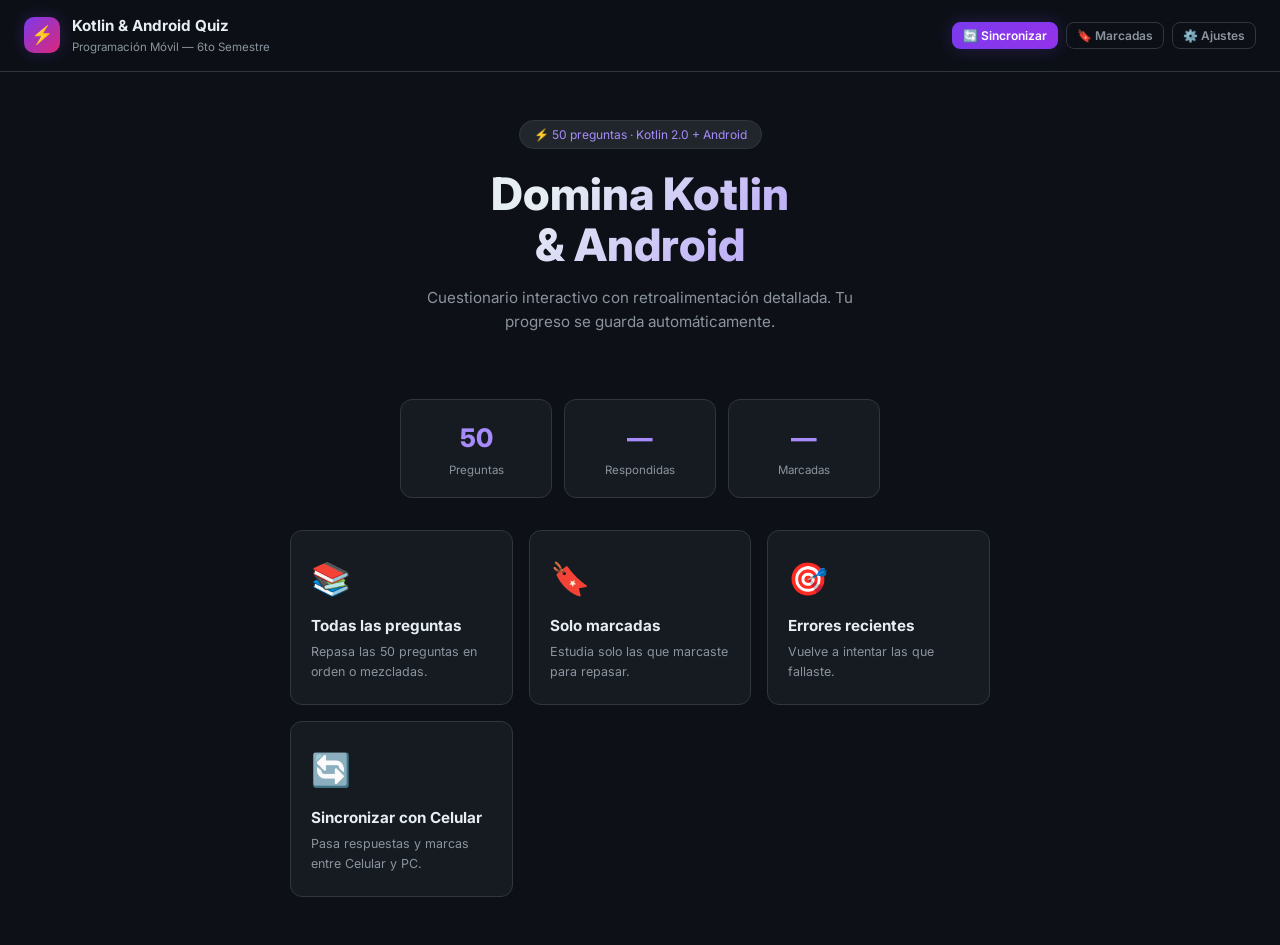
<file: quiz.html>
<!DOCTYPE html>
<html lang="es">
<head>
  <meta charset="UTF-8" />
  <meta name="viewport" content="width=device-width, initial-scale=1.0" />
  <title>Quiz — Programación Móvil: Kotlin & Android</title>
  <meta name="description" content="Cuestionario interactivo de Kotlin y Android para Programación Móvil. Estudia, marca preguntas y lleva un registro de tu progreso." />
  <link rel="preconnect" href="https://fonts.googleapis.com" />
  <link href="https://fonts.googleapis.com/css2?family=Inter:wght@300;400;500;600;700;800&family=Fira+Code:wght@400;500&display=swap" rel="stylesheet" />
  <style>
    :root {
      --bg: #0d1117;
      --surface: #161b22;
      --surface2: #21262d;
      --surface3: #30363d;
      --border: #30363d;
      --accent: #7c3aed;
      --accent2: #a78bfa;
      --accent-glow: rgba(124, 58, 237, 0.25);
      --green: #22c55e;
      --green-bg: rgba(34,197,94,0.12);
      --red: #ef4444;
      --red-bg: rgba(239,68,68,0.12);
      --yellow: #f59e0b;
      --yellow-bg: rgba(245,158,11,0.12);
      --blue: #3b82f6;
      --blue-bg: rgba(59,130,246,0.12);
      --text: #e6edf3;
      --text-muted: #8b949e;
      --text-dim: #6e7681;
      --radius: 12px;
      --radius-sm: 8px;
      --transition: 0.2s cubic-bezier(.4,0,.2,1);
    }
    *, *::before, *::after { box-sizing: border-box; margin: 0; padding: 0; }
    html { font-size: 16px; scroll-behavior: smooth; }
    body {
      font-family: 'Inter', sans-serif;
      background: var(--bg);
      color: var(--text);
      min-height: 100vh;
      line-height: 1.6;
    }

    /* ───── SCROLLBAR ───── */
    ::-webkit-scrollbar { width: 6px; }
    ::-webkit-scrollbar-track { background: var(--bg); }
    ::-webkit-scrollbar-thumb { background: var(--surface3); border-radius: 4px; }

    /* ───── LAYOUT ───── */
    .app { display: flex; flex-direction: column; min-height: 100vh; }
    .header {
      position: sticky; top: 0; z-index: 100;
      background: rgba(13,17,23,.85);
      backdrop-filter: blur(16px);
      border-bottom: 1px solid var(--border);
      padding: 14px 24px;
      display: flex; align-items: center; justify-content: space-between; gap: 16px;
    }
    .header-left { display: flex; align-items: center; gap: 12px; }
    .logo {
      width: 36px; height: 36px; border-radius: 10px;
      background: linear-gradient(135deg, var(--accent) 0%, #db2777 100%);
      display: flex; align-items: center; justify-content: center;
      font-size: 18px; flex-shrink: 0; box-shadow: 0 0 16px var(--accent-glow);
    }
    .header-title { font-size: .95rem; font-weight: 700; color: var(--text); }
    .header-sub { font-size: .72rem; color: var(--text-muted); }
    .header-actions { display: flex; gap: 8px; }

    /* ───── BUTTONS ───── */
    .btn {
      display: inline-flex; align-items: center; gap: 6px;
      padding: 8px 16px; border-radius: var(--radius-sm);
      font-family: 'Inter', sans-serif; font-size: .82rem; font-weight: 600;
      cursor: pointer; border: 1px solid transparent; transition: var(--transition);
      white-space: nowrap; text-decoration: none;
    }
    .btn-primary {
      background: linear-gradient(135deg, var(--accent) 0%, #9333ea 100%);
      color: #fff; border-color: var(--accent);
      box-shadow: 0 0 18px var(--accent-glow);
    }
    .btn-primary:hover { transform: translateY(-1px); box-shadow: 0 4px 24px var(--accent-glow); }
    .btn-ghost {
      background: transparent; color: var(--text-muted);
      border-color: var(--border);
    }
    .btn-ghost:hover { background: var(--surface2); color: var(--text); border-color: var(--surface3); }
    .btn-danger {
      background: var(--red-bg); color: var(--red);
      border-color: rgba(239,68,68,.3);
    }
    .btn-danger:hover { background: rgba(239,68,68,.22); }
    .btn-sm { padding: 5px 10px; font-size: .75rem; }
    .btn:disabled { opacity: .4; pointer-events: none; }

    /* ───── SCREENS ───── */
    .screen { display: none; }
    .screen.active { display: flex; flex-direction: column; flex: 1; }

    /* ══════════════ HOME SCREEN ══════════════ */
    #home-screen {
      align-items: center; justify-content: center;
      padding: 48px 24px; gap: 32px; animation: fadeIn .4s ease;
    }
    .hero {
      text-align: center; max-width: 600px;
    }
    .hero-badge {
      display: inline-flex; align-items: center; gap: 6px;
      background: var(--surface2); border: 1px solid var(--border);
      border-radius: 999px; padding: 4px 14px; font-size: .75rem;
      color: var(--accent2); margin-bottom: 20px;
    }
    .hero h1 {
      font-size: clamp(1.8rem, 4vw, 2.8rem); font-weight: 800;
      line-height: 1.15; margin-bottom: 14px;
      background: linear-gradient(135deg, #e6edf3 30%, var(--accent2) 100%);
      -webkit-background-clip: text; -webkit-text-fill-color: transparent; background-clip: text;
    }
    .hero p { font-size: .95rem; color: var(--text-muted); max-width: 480px; margin: 0 auto 32px; }

    .stats-grid {
      display: grid; grid-template-columns: repeat(3, 1fr); gap: 12px;
      max-width: 480px; width: 100%;
    }
    .stat-card {
      background: var(--surface); border: 1px solid var(--border);
      border-radius: var(--radius); padding: 18px 14px; text-align: center;
      transition: var(--transition);
    }
    .stat-card:hover { border-color: var(--accent); transform: translateY(-2px); }
    .stat-value { font-size: 1.6rem; font-weight: 800; color: var(--accent2); }
    .stat-label { font-size: .72rem; color: var(--text-muted); margin-top: 2px; }

    .mode-grid {
      display: grid; grid-template-columns: repeat(auto-fit, minmax(220px, 1fr));
      gap: 16px; max-width: 700px; width: 100%;
    }
    .mode-card {
      background: var(--surface); border: 1px solid var(--border);
      border-radius: var(--radius); padding: 22px 20px;
      cursor: pointer; transition: var(--transition); position: relative; overflow: hidden;
    }
    .mode-card::before {
      content: ''; position: absolute; inset: 0;
      background: linear-gradient(135deg, var(--accent-glow) 0%, transparent 60%);
      opacity: 0; transition: var(--transition);
    }
    .mode-card:hover { border-color: var(--accent); transform: translateY(-3px); }
    .mode-card:hover::before { opacity: 1; }
    .mode-icon { font-size: 2rem; margin-bottom: 10px; }
    .mode-title { font-size: .95rem; font-weight: 700; margin-bottom: 4px; }
    .mode-desc { font-size: .78rem; color: var(--text-muted); }
    .mode-badge {
      position: absolute; top: 12px; right: 12px;
      background: var(--accent); color: #fff;
      font-size: .65rem; font-weight: 700; padding: 2px 8px; border-radius: 999px;
    }

    /* ══════════════ QUIZ SCREEN ══════════════ */
    #quiz-screen { padding: 0; }
    .quiz-layout { display: flex; flex: 1; min-height: 0; }

    /* ── SIDEBAR ── */
    .sidebar {
      width: 72px; background: var(--surface); border-right: 1px solid var(--border);
      display: flex; flex-direction: column; align-items: center;
      padding: 16px 8px; gap: 8px; overflow-y: auto; flex-shrink: 0;
    }
    .sidebar-label { font-size: .6rem; color: var(--text-dim); text-transform: uppercase; letter-spacing: .05em; margin-bottom: 4px; }
    .q-dot {
      width: 32px; height: 32px; border-radius: 8px;
      display: flex; align-items: center; justify-content: center;
      font-size: .7rem; font-weight: 700; cursor: pointer;
      border: 1px solid var(--border); color: var(--text-muted);
      transition: var(--transition); position: relative; flex-shrink: 0;
    }
    .q-dot:hover { border-color: var(--accent2); color: var(--text); }
    .q-dot.current { border-color: var(--accent); background: var(--accent-glow); color: var(--accent2); }
    .q-dot.answered-correct { background: var(--green-bg); border-color: var(--green); color: var(--green); }
    .q-dot.answered-wrong { background: var(--red-bg); border-color: var(--red); color: var(--red); }
    .q-dot.bookmarked::after {
      content: '🔖'; position: absolute; top: -6px; right: -6px;
      font-size: .55rem; line-height: 1;
    }

    /* ── MAIN QUIZ AREA ── */
    .quiz-main {
      flex: 1; display: flex; flex-direction: column; overflow-y: auto; min-width: 0;
    }
    .quiz-toolbar {
      padding: 12px 24px; border-bottom: 1px solid var(--border);
      display: flex; align-items: center; gap: 12px; flex-wrap: wrap;
      background: var(--surface); flex-shrink: 0;
    }
    .progress-wrap { flex: 1; min-width: 140px; }
    .progress-info { display: flex; justify-content: space-between; font-size: .72rem; color: var(--text-muted); margin-bottom: 5px; }
    .progress-bar { height: 4px; background: var(--surface3); border-radius: 2px; overflow: hidden; }
    .progress-fill {
      height: 100%; border-radius: 2px;
      background: linear-gradient(90deg, var(--accent) 0%, var(--accent2) 100%);
      transition: width .4s ease;
    }
    .mode-tag {
      font-size: .7rem; font-weight: 700; padding: 3px 10px;
      border-radius: 999px; border: 1px solid var(--border); color: var(--text-muted);
    }

    .question-area { flex: 1; padding: 32px 24px 80px; max-width: 800px; width: 100%; margin: 0 auto; }
    .question-header { display: flex; align-items: flex-start; justify-content: space-between; gap: 12px; margin-bottom: 20px; }
    .question-number {
      font-size: .75rem; font-weight: 700; color: var(--accent2);
      text-transform: uppercase; letter-spacing: .08em;
    }
    .bookmark-btn {
      background: none; border: none; cursor: pointer; font-size: 1.2rem;
      color: var(--text-dim); transition: var(--transition); padding: 2px 4px;
      border-radius: 6px; flex-shrink: 0;
    }
    .bookmark-btn:hover { transform: scale(1.15); }
    .bookmark-btn.active { color: var(--yellow); filter: drop-shadow(0 0 6px rgba(245,158,11,.5)); }

    .question-text {
      font-size: 1.05rem; font-weight: 500; line-height: 1.7;
      color: var(--text); margin-bottom: 28px;
    }
    .question-text code {
      font-family: 'Fira Code', monospace; font-size: .88em;
      background: var(--surface2); border: 1px solid var(--border);
      padding: 1px 6px; border-radius: 4px; color: var(--accent2);
    }

    /* ── OPTIONS ── */
    .options { display: flex; flex-direction: column; gap: 10px; }
    .option {
      display: flex; align-items: flex-start; gap: 14px;
      background: var(--surface); border: 1px solid var(--border);
      border-radius: var(--radius); padding: 16px 18px;
      cursor: pointer; transition: var(--transition);
      user-select: none; position: relative; overflow: hidden;
    }
    .option::before {
      content: ''; position: absolute; inset: 0;
      background: linear-gradient(135deg, var(--accent-glow) 0%, transparent 60%);
      opacity: 0; transition: var(--transition);
    }
    .option:hover:not(.disabled) { border-color: var(--accent2); transform: translateX(2px); }
    .option:hover:not(.disabled)::before { opacity: 1; }
    .option.disabled { cursor: not-allowed; }
    .option-letter {
      width: 28px; height: 28px; border-radius: 8px;
      background: var(--surface2); border: 1px solid var(--border);
      display: flex; align-items: center; justify-content: center;
      font-size: .78rem; font-weight: 800; color: var(--text-muted);
      transition: var(--transition); flex-shrink: 0; margin-top: 1px;
    }
    .option-text { font-size: .9rem; line-height: 1.55; color: var(--text); }
    .option-text code {
      font-family: 'Fira Code', monospace; font-size: .85em;
      background: var(--surface2); border: 1px solid var(--border);
      padding: 1px 5px; border-radius: 4px; color: var(--accent2);
    }

    /* Selected state */
    .option.selected { border-color: var(--accent); }
    .option.selected .option-letter { background: var(--accent); border-color: var(--accent); color: #fff; }

    /* After answer */
    .option.correct {
      border-color: var(--green); background: var(--green-bg);
    }
    .option.correct .option-letter { background: var(--green); border-color: var(--green); color: #fff; }
    .option.wrong {
      border-color: var(--red); background: var(--red-bg);
    }
    .option.wrong .option-letter { background: var(--red); border-color: var(--red); color: #fff; }
    .option.reveal-correct {
      border-color: var(--green); background: rgba(34,197,94,.06);
    }
    .option.reveal-correct .option-letter { background: rgba(34,197,94,.25); border-color: var(--green); color: var(--green); }

    /* ── FEEDBACK ── */
    .feedback {
      margin-top: 22px; border-radius: var(--radius); padding: 18px 20px;
      display: none; animation: slideUp .3s ease;
    }
    .feedback.show { display: block; }
    .feedback.correct-fb { background: var(--green-bg); border: 1px solid rgba(34,197,94,.3); }
    .feedback.wrong-fb { background: var(--red-bg); border: 1px solid rgba(239,68,68,.3); }
    .feedback-header { display: flex; align-items: center; gap: 8px; font-weight: 700; margin-bottom: 8px; font-size: .9rem; }
    .feedback.correct-fb .feedback-header { color: var(--green); }
    .feedback.wrong-fb .feedback-header { color: var(--red); }
    .feedback-body { font-size: .88rem; line-height: 1.65; color: var(--text-muted); }
    .feedback-body code {
      font-family: 'Fira Code', monospace; font-size: .85em;
      background: var(--surface2); border: 1px solid var(--border);
      padding: 1px 5px; border-radius: 4px; color: var(--accent2);
    }
    .feedback-tags { display: flex; gap: 6px; flex-wrap: wrap; margin-top: 12px; }
    .fb-tag {
      font-size: .68rem; font-weight: 700; padding: 2px 10px;
      border-radius: 999px; background: var(--surface2); color: var(--text-muted);
      border: 1px solid var(--border); text-transform: uppercase; letter-spacing: .04em;
    }

    /* ── NAVIGATION ── */
    .quiz-nav {
      position: sticky; bottom: 0;
      background: rgba(13,17,23,.9); backdrop-filter: blur(12px);
      border-top: 1px solid var(--border);
      padding: 14px 24px; display: flex; align-items: center; gap: 10px; flex-wrap: wrap;
    }
    .quiz-nav .spacer { flex: 1; }

    /* ══════════════ RESULTS SCREEN ══════════════ */
    #results-screen {
      align-items: center; justify-content: center;
      padding: 48px 24px; animation: fadeIn .4s ease;
    }
    .results-card {
      background: var(--surface); border: 1px solid var(--border);
      border-radius: 20px; padding: 40px 36px; max-width: 600px; width: 100%;
      text-align: center; position: relative; overflow: hidden;
    }
    .results-card::before {
      content: ''; position: absolute; top: 0; left: 50%; transform: translateX(-50%);
      width: 200px; height: 2px;
      background: linear-gradient(90deg, transparent, var(--accent), transparent);
    }
    .results-score-ring {
      width: 140px; height: 140px; margin: 0 auto 24px;
      border-radius: 50%; display: flex; flex-direction: column;
      align-items: center; justify-content: center;
      background: conic-gradient(var(--accent) var(--score-deg, 0deg), var(--surface3) 0deg);
      position: relative;
    }
    .results-score-ring::before {
      content: ''; position: absolute; inset: 12px;
      background: var(--surface); border-radius: 50%;
    }
    .results-score-inner { position: relative; z-index: 1; }
    .results-percent { font-size: 2.4rem; font-weight: 800; color: var(--text); }
    .results-label { font-size: .7rem; color: var(--text-muted); }
    .results-title { font-size: 1.5rem; font-weight: 800; margin-bottom: 8px; }
    .results-sub { font-size: .88rem; color: var(--text-muted); margin-bottom: 28px; }
    .results-breakdown {
      display: grid; grid-template-columns: repeat(3, 1fr); gap: 12px; margin-bottom: 28px;
    }
    .rb-item { background: var(--surface2); border: 1px solid var(--border); border-radius: 10px; padding: 14px 10px; }
    .rb-val { font-size: 1.4rem; font-weight: 800; }
    .rb-lab { font-size: .7rem; color: var(--text-muted); margin-top: 2px; }
    .rb-item.g .rb-val { color: var(--green); }
    .rb-item.r .rb-val { color: var(--red); }
    .rb-item.y .rb-val { color: var(--yellow); }
    .results-actions { display: flex; flex-direction: column; gap: 10px; }

    /* ══════════════ BOOKMARKS SCREEN ══════════════ */
    #bookmarks-screen { padding: 32px 24px; animation: fadeIn .4s ease; }
    .bookmarks-header { max-width: 700px; margin: 0 auto 24px; }
    .bookmarks-header h2 { font-size: 1.4rem; font-weight: 800; margin-bottom: 4px; }
    .bookmarks-header p { font-size: .85rem; color: var(--text-muted); }
    .bookmarks-list { max-width: 700px; margin: 0 auto; display: flex; flex-direction: column; gap: 10px; }
    .bookmark-item {
      background: var(--surface); border: 1px solid var(--border);
      border-radius: var(--radius); padding: 16px 18px;
      display: flex; align-items: center; gap: 14px; transition: var(--transition);
    }
    .bookmark-item:hover { border-color: var(--accent2); }
    .bookmark-num {
      width: 36px; height: 36px; border-radius: 9px;
      background: var(--surface2); border: 1px solid var(--border);
      display: flex; align-items: center; justify-content: center;
      font-size: .8rem; font-weight: 800; color: var(--accent2); flex-shrink: 0;
    }
    .bookmark-text { flex: 1; font-size: .88rem; color: var(--text); }
    .no-bookmarks { text-align: center; padding: 60px 20px; color: var(--text-muted); }
    .no-bookmarks .emoji { font-size: 3rem; margin-bottom: 12px; }

    /* ══════════════ ANIMATIONS ══════════════ */
    @keyframes fadeIn { from { opacity: 0; transform: translateY(12px); } to { opacity: 1; transform: translateY(0); } }
    @keyframes slideUp { from { opacity: 0; transform: translateY(10px); } to { opacity: 1; transform: translateY(0); } }
    @keyframes pulse { 0%,100% { box-shadow: 0 0 0 0 var(--accent-glow); } 50% { box-shadow: 0 0 0 8px transparent; } }
    .pulse { animation: pulse 1.5s infinite; }

    /* ── TOAST ── */
    .toast {
      position: fixed; bottom: 80px; left: 50%; transform: translateX(-50%) translateY(20px);
      background: var(--surface2); border: 1px solid var(--border); border-radius: 999px;
      padding: 8px 18px; font-size: .82rem; color: var(--text);
      z-index: 999; opacity: 0; transition: all .3s ease; pointer-events: none;
    }
    .toast.show { opacity: 1; transform: translateX(-50%) translateY(0); }

    /* ── CHIPS ── */
    .chip {
      display: inline-flex; align-items: center; gap: 4px;
      background: var(--surface2); border: 1px solid var(--border);
      border-radius: 999px; padding: 4px 10px;
      font-size: .72rem; font-weight: 600; color: var(--text-muted);
      cursor: pointer; transition: var(--transition);
    }
    .chip:hover, .chip.on { background: var(--accent-glow); border-color: var(--accent); color: var(--accent2); }

    /* ── MODAL ── */
    .modal-overlay {
      position: fixed; inset: 0; background: rgba(0,0,0,.7);
      backdrop-filter: blur(4px); z-index: 200;
      display: flex; align-items: center; justify-content: center;
      padding: 24px; opacity: 0; pointer-events: none; transition: var(--transition);
    }
    .modal-overlay.open { opacity: 1; pointer-events: all; }
    .modal {
      background: var(--surface); border: 1px solid var(--border);
      border-radius: 16px; padding: 28px 28px; max-width: 440px; width: 100%;
      transform: scale(.95); transition: var(--transition);
    }
    .modal-overlay.open .modal { transform: scale(1); }
    .modal h3 { font-size: 1.1rem; font-weight: 700; margin-bottom: 10px; }
    .modal p { font-size: .88rem; color: var(--text-muted); margin-bottom: 20px; }
    .modal-actions { display: flex; gap: 10px; justify-content: flex-end; }

    /* ── SETTINGS PANEL ── */
    .setting-row { display: flex; align-items: center; justify-content: space-between; padding: 12px 0; border-bottom: 1px solid var(--border); }
    .setting-row:last-child { border-bottom: none; }
    .setting-label { font-size: .88rem; }
    .setting-sub { font-size: .73rem; color: var(--text-muted); margin-top: 2px; }

    /* Toggle */
    .toggle { position: relative; width: 40px; height: 22px; flex-shrink: 0; }
    .toggle input { opacity: 0; width: 0; height: 0; position: absolute; }
    .toggle-track {
      position: absolute; inset: 0; background: var(--surface3);
      border-radius: 11px; cursor: pointer; transition: var(--transition);
    }
    .toggle input:checked + .toggle-track { background: var(--accent); }
    .toggle-track::after {
      content: ''; position: absolute; width: 16px; height: 16px;
      top: 3px; left: 3px; border-radius: 50%; background: #fff;
      transition: var(--transition);
    }
    .toggle input:checked + .toggle-track::after { transform: translateX(18px); }

    /* ── SYNC MODAL & CARDS ── */
    .sync-card {
      background: var(--surface2);
      border: 1px solid var(--border);
      border-radius: var(--radius-sm);
      padding: 12px 14px;
      margin-bottom: 14px;
    }
    .sync-banner-success {
      background: rgba(34, 197, 94, 0.12);
      border: 1px solid rgba(34, 197, 94, 0.4);
      color: #86efac;
    }
    .sync-banner-error {
      background: rgba(239, 68, 68, 0.12);
      border: 1px solid rgba(239, 68, 68, 0.4);
      color: #fca5a5;
    }
    .sync-stat-pill {
      background: var(--surface);
      border: 1px solid var(--border);
      border-radius: 8px;
      padding: 8px 10px;
      text-align: center;
      flex: 1;
    }
    .sync-stat-val { font-size: 1.15rem; font-weight: 800; }
    .sync-stat-lbl { font-size: 0.65rem; color: var(--text-muted); text-transform: uppercase; letter-spacing: 0.04em; }

    /* ── RESPONSIVE ── */
    @media (max-width: 640px) {
      .sidebar { width: 52px; }
      .q-dot { width: 28px; height: 28px; font-size: .65rem; }
      .question-area { padding: 20px 16px 80px; }
      .quiz-toolbar { padding: 10px 16px; }
      .quiz-nav { padding: 12px 16px; }
      .stats-grid { grid-template-columns: repeat(3, 1fr); }
      .results-breakdown { grid-template-columns: repeat(3, 1fr); }
    }
  </style>
</head>
<body>
<div class="app">

  <!-- ══ HEADER ══ -->
  <header class="header" id="main-header">
    <div class="header-left">
      <div class="logo">⚡</div>
      <div>
        <div class="header-title">Kotlin & Android Quiz</div>
        <div class="header-sub" id="header-sub">Programación Móvil — 6to Semestre</div>
      </div>
    </div>
    <div class="header-actions" id="header-actions">
      <button class="btn btn-primary btn-sm" id="btn-sync-nav" title="Sincronizar progreso entre Celular y PC">🔄 Sincronizar</button>
      <button class="btn btn-ghost btn-sm" id="btn-bookmarks-nav">🔖 Marcadas</button>
      <button class="btn btn-ghost btn-sm" id="btn-settings">⚙️ Ajustes</button>
    </div>
  </header>

  <!-- ══ HOME SCREEN ══ -->
  <main class="screen active" id="home-screen">
    <div class="hero">
      <div class="hero-badge">⚡ 50 preguntas · Kotlin 2.0 + Android</div>
      <h1>Domina Kotlin<br/>& Android</h1>
      <p>Cuestionario interactivo con retroalimentación detallada. Tu progreso se guarda automáticamente.</p>
      <button class="btn btn-primary" id="btn-resume-quiz" style="display:none; margin: 0 auto; box-shadow: 0 0 20px var(--accent-glow);">
        ▶️ Reanudar cuestionario (Pregunta <span id="resume-q-num">1</span>)
      </button>
    </div>

    <div class="stats-grid">
      <div class="stat-card">
        <div class="stat-value" id="stat-total">50</div>
        <div class="stat-label">Preguntas</div>
      </div>
      <div class="stat-card">
        <div class="stat-value" id="stat-done">—</div>
        <div class="stat-label">Respondidas</div>
      </div>
      <div class="stat-card">
        <div class="stat-value" id="stat-bookmarked">—</div>
        <div class="stat-label">Marcadas</div>
      </div>
    </div>

    <div class="mode-grid">
      <div class="mode-card" id="mode-all" tabindex="0" role="button">
        <div class="mode-icon">📚</div>
        <div class="mode-title">Todas las preguntas</div>
        <div class="mode-desc">Repasa las 50 preguntas en orden o mezcladas.</div>
      </div>
      <div class="mode-card" id="mode-bookmarked" tabindex="0" role="button">
        <div class="mode-icon">🔖</div>
        <div class="mode-title">Solo marcadas</div>
        <div class="mode-desc">Estudia solo las que marcaste para repasar.</div>
        <span class="mode-badge" id="badge-bookmarked">0</span>
      </div>
      <div class="mode-card" id="mode-wrong" tabindex="0" role="button">
        <div class="mode-icon">🎯</div>
        <div class="mode-title">Errores recientes</div>
        <div class="mode-desc">Vuelve a intentar las que fallaste.</div>
        <span class="mode-badge" id="badge-wrong">0</span>
      </div>
      <div class="mode-card" id="mode-sync-card" tabindex="0" role="button">
        <div class="mode-icon">🔄</div>
        <div class="mode-title">Sincronizar con Celular</div>
        <div class="mode-desc">Pasa respuestas y marcas entre Celular y PC.</div>
      </div>
    </div>
  </main>

  <!-- ══ QUIZ SCREEN ══ -->
  <main class="screen" id="quiz-screen">
    <div class="quiz-layout">

      <!-- Sidebar dots -->
      <nav class="sidebar" id="sidebar" aria-label="Navegación de preguntas"></nav>

      <!-- Main area -->
      <div class="quiz-main">
        <div class="quiz-toolbar">
          <div class="progress-wrap">
            <div class="progress-info">
              <span id="prog-text">Pregunta 1 de 50</span>
              <span id="prog-score">✅ 0 &nbsp; ❌ 0</span>
            </div>
            <div class="progress-bar"><div class="progress-fill" id="progress-fill" style="width:0%"></div></div>
          </div>
          <span class="mode-tag" id="mode-tag">Todas</span>
          <button class="btn btn-ghost btn-sm" id="btn-shuffle-q">🔀 Mezclar</button>
        </div>

        <div class="question-area">
          <div class="question-header">
            <span class="question-number" id="q-number">Pregunta 1</span>
            <button class="bookmark-btn" id="bookmark-btn" title="Marcar pregunta" aria-label="Marcar pregunta">🔖</button>
          </div>
          <p class="question-text" id="q-text"></p>
          <div class="options" id="options-container"></div>
          <div class="feedback" id="feedback">
            <div class="feedback-header" id="fb-header"></div>
            <div class="feedback-body" id="fb-body"></div>
            <div class="feedback-tags" id="fb-tags"></div>
          </div>
        </div>

        <div class="quiz-nav">
          <button class="btn btn-ghost" id="btn-prev">← Anterior</button>
          <span class="spacer"></span>
          <button class="btn btn-ghost btn-sm" id="btn-home-quiz">🏠 Inicio</button>
          <button class="btn btn-primary" id="btn-next">Siguiente →</button>
        </div>
      </div>
    </div>
  </main>

  <!-- ══ RESULTS SCREEN ══ -->
  <main class="screen" id="results-screen">
    <div class="results-card">
      <div class="results-score-ring" id="results-ring">
        <div class="results-score-inner">
          <div class="results-percent" id="results-percent">0%</div>
          <div class="results-label">Puntaje</div>
        </div>
      </div>
      <div class="results-title" id="results-title">¡Buen trabajo!</div>
      <div class="results-sub" id="results-sub"></div>
      <div class="results-breakdown">
        <div class="rb-item g"><div class="rb-val" id="rb-correct">0</div><div class="rb-lab">✅ Correctas</div></div>
        <div class="rb-item r"><div class="rb-val" id="rb-wrong">0</div><div class="rb-lab">❌ Incorrectas</div></div>
        <div class="rb-item y"><div class="rb-val" id="rb-skipped">0</div><div class="rb-lab">⏩ Sin responder</div></div>
      </div>
      <div class="results-actions">
        <button class="btn btn-primary" id="btn-retry-all">🔄 Repetir este cuestionario</button>
        <button class="btn btn-ghost" id="btn-retry-wrong">🎯 Solo errores</button>
        <button class="btn btn-ghost" id="btn-home-results">🏠 Volver al inicio</button>
      </div>
    </div>
  </main>

  <!-- ══ BOOKMARKS SCREEN ══ -->
  <main class="screen" id="bookmarks-screen">
    <div class="bookmarks-header">
      <h2>🔖 Preguntas Marcadas</h2>
      <p>Haz clic en una pregunta para ir directamente a ella, o inicia un cuestionario solo con las marcadas.</p>
      <div style="margin-top:14px;display:flex;gap:8px;flex-wrap:wrap;">
        <button class="btn btn-primary btn-sm" id="btn-study-bookmarks">📖 Estudiar marcadas</button>
        <button class="btn btn-ghost btn-sm" id="btn-clear-bookmarks">🗑️ Limpiar marcadas</button>
        <button class="btn btn-ghost btn-sm" id="btn-back-home-bk">← Volver</button>
      </div>
    </div>
    <div class="bookmarks-list" id="bookmarks-list"></div>
  </main>

</div>

<!-- ══ TOAST ══ -->
<div class="toast" id="toast"></div>

<!-- ══ MODAL CONFIRMACIÓN ══ -->
<div class="modal-overlay" id="modal-overlay">
  <div class="modal">
    <h3 id="modal-title">¿Seguro?</h3>
    <p id="modal-body">Esta acción no se puede deshacer.</p>
    <div class="modal-actions">
      <button class="btn btn-ghost" id="modal-cancel">Cancelar</button>
      <button class="btn btn-danger" id="modal-confirm">Confirmar</button>
    </div>
  </div>
</div>

<!-- ══ SETTINGS MODAL ══ -->
<div class="modal-overlay" id="settings-overlay">
  <div class="modal" style="max-width:480px">
    <h3>⚙️ Ajustes</h3>
    <div style="margin-top:16px;">
      <div class="setting-row">
        <div>
          <div class="setting-label">Mezclar preguntas</div>
          <div class="setting-sub">Aleatoriza el orden en cada sesión</div>
        </div>
        <label class="toggle"><input type="checkbox" id="toggle-shuffle"><span class="toggle-track"></span></label>
      </div>
      <div class="setting-row">
        <div>
          <div class="setting-label">Mezclar opciones</div>
          <div class="setting-sub">Aleatoriza las respuestas de cada pregunta</div>
        </div>
        <label class="toggle"><input type="checkbox" id="toggle-shuffle-opts"><span class="toggle-track"></span></label>
      </div>
      <div class="setting-row">
        <div>
          <div class="setting-label">Avance automático</div>
          <div class="setting-sub">Pasa sola a la siguiente tras responder</div>
        </div>
        <label class="toggle"><input type="checkbox" id="toggle-auto-advance"><span class="toggle-track"></span></label>
      </div>
      <div class="setting-row" style="border-bottom:none;margin-top:8px;">
        <button class="btn btn-danger btn-sm" id="btn-reset-all">🗑️ Borrar todo el progreso</button>
        <button class="btn btn-ghost btn-sm" id="btn-close-settings">Cerrar</button>
      </div>
    </div>
  </div>
</div>

<!-- ══ SYNC MODAL ══ -->
<div class="modal-overlay" id="sync-overlay">
  <div class="modal" style="max-width: 530px; width: 100%;">
    <div style="display:flex; justify-content:space-between; align-items:center; margin-bottom:12px;">
      <h3 style="display:flex; align-items:center; gap:8px;">🔄 Sincronizar Progreso</h3>
      <button class="btn btn-ghost btn-sm" id="btn-close-sync" style="font-size:1.1rem; padding:2px 8px;">✕</button>
    </div>
    
    <p style="font-size:0.8rem; color:var(--text-muted); margin-bottom:14px; line-height:1.5;">
      Transfiere tu progreso entre tu celular y tu PC al instante. Si fallaste una pregunta en cualquiera de los dos dispositivos, <strong>se prioriza el error</strong> para que puedas repasarla.
    </p>

    <!-- Resumen actual en este dispositivo -->
    <div style="background:var(--surface2); border:1px solid var(--border); border-radius:var(--radius-sm); padding:10px 14px; margin-bottom:14px; display:flex; justify-content:space-between; align-items:center;">
      <span style="font-size:0.75rem; color:var(--text-muted);">En este dispositivo:</span>
      <span id="sync-stats-summary" style="font-size:0.8rem; font-weight:700; color:var(--accent2);">Calculando...</span>
    </div>

    <!-- Banner con resultado del merge -->
    <div id="sync-result-banner" style="display:none; margin-bottom:14px; border-radius:var(--radius-sm); padding:12px 14px;"></div>

    <!-- Opción 1: Enviar progreso a otro dispositivo (URL Mágica / Código) -->
    <div class="sync-card">
      <div style="font-size:0.82rem; font-weight:700; color:var(--text); margin-bottom:4px; display:flex; justify-content:space-between; align-items:center;">
        <span>1. Enviar progreso a tu otro dispositivo</span>
        <span style="font-size:0.65rem; color:var(--accent2); background:var(--accent-glow); padding:2px 8px; border-radius:999px;">WhatsApp / Link</span>
      </div>
      <p style="font-size:0.72rem; color:var(--text-muted); margin-bottom:8px;">
        Copia este enlace o código ultracompacto y ábrelo o pégalo en tu otro dispositivo:
      </p>
      <div style="display:flex; gap:6px; margin-bottom:8px;">
        <input type="text" id="sync-magic-url" readonly style="flex:1; background:var(--surface); border:1px solid var(--border); border-radius:var(--radius-sm); color:var(--text); padding:7px 10px; font-size:0.74rem; font-family:'Fira Code', monospace; outline:none;" />
        <button class="btn btn-primary btn-sm" id="btn-copy-sync-url">🔗 Copiar Enlace</button>
      </div>
      <div style="display:flex; gap:6px;">
        <button class="btn btn-ghost btn-sm" id="btn-copy-sync-code" style="flex:1;">📋 Copiar solo código</button>
      </div>
    </div>

    <!-- Opción 2: Pegado directo de WhatsApp / Código -->
    <div class="sync-card">
      <div style="font-size:0.82rem; font-weight:700; color:var(--text); margin-bottom:4px;">
        2. Recibir progreso desde tu otro dispositivo
      </div>
      <p style="font-size:0.72rem; color:var(--text-muted); margin-bottom:8px;">
        Pega aquí el enlace de WhatsApp (ej: <code>...#sync=lz:...</code>) o el código que te enviaste:
      </p>
      <textarea id="sync-direct-input" rows="2" placeholder="Pega aquí el enlace recibido de WhatsApp o el código..." style="width:100%; background:var(--surface); border:1px solid var(--border); border-radius:var(--radius-sm); color:var(--text); padding:8px 10px; font-size:0.74rem; font-family:'Fira Code', monospace; outline:none; resize:none; margin-bottom:8px;"></textarea>
      <button class="btn btn-primary btn-sm" id="btn-apply-direct-sync" style="width:100%; justify-content:center;">
        ⚡ Fusionar y Sincronizar Progreso
      </button>
    </div>

    <!-- Opción 3: Copia de seguridad en archivo JSON -->
    <div style="padding-top:4px; display:flex; gap:8px; justify-content:space-between; align-items:center;">
      <span style="font-size:0.74rem; color:var(--text-muted);">Copia en archivo:</span>
      <div style="display:flex; gap:6px;">
        <button class="btn btn-ghost btn-sm" id="btn-download-json">💾 Descargar .json</button>
        <label class="btn btn-ghost btn-sm" style="margin:0; cursor:pointer;">
          📂 Cargar .json
          <input type="file" id="file-upload-json" accept=".json" style="display:none;" />
        </label>
      </div>
    </div>
  </div>
</div>

<script>
/* ══════════════════════════════════════════════════
   LZ-STRING (Ultracompact URL & WhatsApp Compression)
══════════════════════════════════════════════════ */
var LZString=function(){var r=String.fromCharCode,o="ABCDEFGHIJKLMNOPQRSTUVWXYZabcdefghijklmnopqrstuvwxyz0123456789+/=",n="ABCDEFGHIJKLMNOPQRSTUVWXYZabcdefghijklmnopqrstuvwxyz0123456789+-$",e={};function t(r,o){if(!e[r]){e[r]={};for(var n=0;n<r.length;n++)e[r][r.charAt(n)]=n}return e[r][o]}var i={compressToBase64:function(r){if(null==r)return"";var n=i._compress(r,6,function(r){return o.charAt(r)});switch(n.length%4){default:case 0:return n;case 1:return n+"===";case 2:return n+"==";case 3:return n+"="}},decompressFromBase64:function(r){return null==r?"":""==r?null:i._decompress(r.length,32,function(n){return t(o,r.charAt(n))})},compressToUTF16:function(o){return null==o?"":i._compress(o,15,function(o){return r(o+32)})+" "},decompressFromUTF16:function(r){return null==r?"":""==r?null:i._decompress(r.length,16384,function(o){return r.charCodeAt(o)-32})},compressToUint8Array:function(r){for(var o=i.compress(r),n=new Uint8Array(2*o.length),e=0,t=o.length;e<t;e++){var s=o.charCodeAt(e);n[2*e]=s>>>8,n[2*e+1]=s%256}return n},decompressFromUint8Array:function(o){if(null==o)return i.decompress(o);for(var n=new Array(o.length/2),e=0,t=n.length;e<t;e++)n[e]=256*o[2*e]+o[2*e+1];var s=[];return n.forEach(function(o){s.push(r(o))}),i.decompress(s.join(""))},compressToEncodedURIComponent:function(r){return null==r?"":i._compress(r,6,function(r){return n.charAt(r)})},decompressFromEncodedURIComponent:function(r){return null==r?"":""==r?null:(r=r.replace(/ /g,"+"),i._decompress(r.length,32,function(o){return t(n,r.charAt(o))}))},compress:function(o){return i._compress(o,16,function(o){return r(o)})},_compress:function(r,o,n){if(null==r)return"";var e,t,i,s={},u={},a="",p="",c="",l=2,f=3,h=2,d=[],m=0,v=0;for(i=0;i<r.length;i+=1)if(a=r.charAt(i),Object.prototype.hasOwnProperty.call(s,a)||(s[a]=f++,u[a]=!0),p=c+a,Object.prototype.hasOwnProperty.call(s,p))c=p;else{if(Object.prototype.hasOwnProperty.call(u,c)){if(c.charCodeAt(0)<256){for(e=0;e<h;e++)m<<=1,v==o-1?(v=0,d.push(n(m)),m=0):v++;for(t=c.charCodeAt(0),e=0;e<8;e++)m=m<<1|1&t,v==o-1?(v=0,d.push(n(m)),m=0):v++,t>>=1}else{for(t=1,e=0;e<h;e++)m=m<<1|t,v==o-1?(v=0,d.push(n(m)),m=0):v++,t=0;for(t=c.charCodeAt(0),e=0;e<16;e++)m=m<<1|1&t,v==o-1?(v=0,d.push(n(m)),m=0):v++,t>>=1}0==--l&&(l=Math.pow(2,h),h++),delete u[c]}else for(t=s[c],e=0;e<h;e++)m=m<<1|1&t,v==o-1?(v=0,d.push(n(m)),m=0):v++,t>>=1;0==--l&&(l=Math.pow(2,h),h++),s[p]=f++,c=String(a)}if(""!==c){if(Object.prototype.hasOwnProperty.call(u,c)){if(c.charCodeAt(0)<256){for(e=0;e<h;e++)m<<=1,v==o-1?(v=0,d.push(n(m)),m=0):v++;for(t=c.charCodeAt(0),e=0;e<8;e++)m=m<<1|1&t,v==o-1?(v=0,d.push(n(m)),m=0):v++,t>>=1}else{for(t=1,e=0;e<h;e++)m=m<<1|t,v==o-1?(v=0,d.push(n(m)),m=0):v++,t=0;for(t=c.charCodeAt(0),e=0;e<16;e++)m=m<<1|1&t,v==o-1?(v=0,d.push(n(m)),m=0):v++,t>>=1}0==--l&&(l=Math.pow(2,h),h++),delete u[c]}else for(t=s[c],e=0;e<h;e++)m=m<<1|1&t,v==o-1?(v=0,d.push(n(m)),m=0):v++,t>>=1;0==--l&&(l=Math.pow(2,h),h++),s[p]=f++,c=String(a)}for(t=2,e=0;e<h;e++)m=m<<1|1&t,v==o-1?(v=0,d.push(n(m)),m=0):v++,t>>=1;for(;;){if(m<<=1,v==o-1){d.push(n(m));break}v++}return d.join("")},decompress:function(r){return null==r?"":""==r?null:i._decompress(r.length,32768,function(o){return r.charCodeAt(o)})},_decompress:function(o,n,e){var t,i,s,u,a,p,c,l=[],f=4,h=4,d=3,m="",v=[],g={val:e(0),position:n,index:1};for(t=0;t<3;t+=1)l[t]=t;for(s=0,a=Math.pow(2,2),p=1;p!=a;)u=g.val&g.position,g.position>>=1,0==g.position&&(g.position=n,g.val=e(g.index++)),s|=(u>0?1:0)*p,p<<=1;switch(s){case 0:for(s=0,a=Math.pow(2,8),p=1;p!=a;)u=g.val&g.position,g.position>>=1,0==g.position&&(g.position=n,g.val=e(g.index++)),s|=(u>0?1:0)*p,p<<=1;c=r(s);break;case 1:for(s=0,a=Math.pow(2,16),p=1;p!=a;)u=g.val&g.position,g.position>>=1,0==g.position&&(g.position=n,g.val=e(g.index++)),s|=(u>0?1:0)*p,p<<=1;c=r(s);break;case 2:return""}for(l[3]=c,i=c,v.push(c);;){if(g.index>o)return"";for(s=0,a=Math.pow(2,d),p=1;p!=a;)u=g.val&g.position,g.position>>=1,0==g.position&&(g.position=n,g.val=e(g.index++)),s|=(u>0?1:0)*p,p<<=1;switch(c=s){case 0:for(s=0,a=Math.pow(2,8),p=1;p!=a;)u=g.val&g.position,g.position>>=1,0==g.position&&(g.position=n,g.val=e(g.index++)),s|=(u>0?1:0)*p,p<<=1;l[h++]=r(s),c=h-1,f--;break;case 1:for(s=0,a=Math.pow(2,16),p=1;p!=a;)u=g.val&g.position,g.position>>=1,0==g.position&&(g.position=n,g.val=e(g.index++)),s|=(u>0?1:0)*p,p<<=1;l[h++]=r(s),c=h-1,f--;break;case 2:return v.join("")}if(0==f&&(f=Math.pow(2,d),d++),l[c])m=l[c];else{if(c!==h)return null;m=i+i.charAt(0)}v.push(m),l[h++]=i+m.charAt(0),i=m,0==--f&&(f=Math.pow(2,d),d++)}}};return i}();
/* ══════════════════════════════════════════════════
   DATA — 50 preguntas extraídas del archivo MD
══════════════════════════════════════════════════ */
const QUESTIONS_RAW = [
  {
    q: "¿Qué afirmación resume el concepto fundamental del \"Embudo de Saneamiento de Datos\" explicado en la arquitectura Kotlin para Jetpack Compose?",
    opts: [
      "Los objetos crudos evaden al compilador K2 a través de un puente asíncrono para aumentar su rendimiento a costa del NullPointerException.",
      "Los datos de la red entran como Singletons (`object`) y terminan renderizados en XML tradicional.",
      "Toda la información de la base de datos se almacena dinámicamente usando sentencias `var` mutables para un repintado en vivo más fluido.",
      "Los datos en bruto pasan estrictamente a través de filtros de Inmutabilidad (Data Classes) y Seguridad frente a Nulos (Null Safety) antes de llegar como \"UI State\" puro a la vista."
    ],
    correct: 3,
    feedback: "El \"Embudo de Saneamiento de Datos\" consiste en que los datos crudos atraviesan filtros de **inmutabilidad** y **null safety** antes de convertirse en UI State puro para la vista. Esto garantiza que la UI nunca recibe datos sucios o potencialmente nulos.",
    tags: ["Arquitectura", "Jetpack Compose", "Null Safety"]
  },
  {
    q: "¿Cuál es la premisa fundamental que diferencia el enfoque de Programación Funcional en Kotlin frente a la programación imperativa en Java puro?",
    opts: [
      "La Programación Funcional en Kotlin compila forzosamente hacia lenguaje interpretado.",
      "En Kotlin, las funciones son \"Ciudadanos de Primera Clase\", lo que significa que pueden almacenarse, pasarse por parámetro o devolverse como resultados de la misma manera que una variable ordinaria.",
      "En Java las funciones existen fuera de cualquier clase u objeto principal (Top-Level).",
      "En Kotlin las funciones operan siempre con estados directamente variables (`var`)."
    ],
    correct: 1,
    feedback: "En Kotlin las funciones son **ciudadanos de primera clase**: pueden tratarse como valores, pasarse como argumentos y devolverse como resultados. Esto habilita lambdas, funciones de orden superior y la programación funcional real.",
    tags: ["Programación Funcional", "Kotlin Básico"]
  },
  {
    q: "En Kotlin, ¿qué capacidad del compilador elimina la redundancia visual al no requerir que se declare el tipo de forma explícita si el contexto es evidente (ej. `val age = 25`)?",
    opts: [
      "Manejo Seguro de Nulos",
      "Smart Casting",
      "Inferencia de Tipos",
      "Platform Typing"
    ],
    correct: 2,
    feedback: "La **Inferencia de Tipos** permite que el compilador deduzca el tipo a partir del valor asignado (`val age = 25` → el compilador sabe que es `Int`). Esto elimina redundancia sin perder seguridad de tipos.",
    tags: ["Kotlin Básico", "Compilador"]
  },
  {
    q: "¿Qué representa una lambda en Kotlin?",
    opts: [
      "Una función anónima que puede ser tratada como un valor.",
      "Una clase que implementa una interfaz funcional.",
      "Un tipo especial de variable inmutable.",
      "Un método estático dentro de un objeto."
    ],
    correct: 0,
    feedback: "Una **lambda** es una función anónima que puede almacenarse en una variable, pasarse como argumento o devolverse como resultado. Sintaxis: `{ param -> cuerpo }`. Son clave para la programación funcional en Kotlin.",
    tags: ["Lambda", "Programación Funcional"]
  },
  {
    q: "¿Cuál es el mecanismo de comunicación entre procesos (IPC) de alto rendimiento en Android que sirve como el \"corazón\" de su sistema nervioso?",
    opts: [
      "Mach Ports",
      "Binder",
      "URL Schemes",
      "XNU Data Pipes"
    ],
    correct: 1,
    feedback: "**Binder** es el mecanismo IPC (Inter-Process Communication) de alto rendimiento de Android. Permite que los procesos se comuniquen de forma segura y eficiente. Es la base de los Services, los Content Providers y el sistema de permisos.",
    tags: ["Android OS", "IPC", "Binder"]
  },
  {
    q: "¿Cuál es la arquitectura subyacente del sistema operativo Android en su capa más profunda?",
    opts: [
      "Un entorno de ejecución puramente nativo.",
      "Un microkernel modular gestionado por Mach.",
      "Un kernel híbrido basado en Darwin.",
      "Un kernel monolítico basado en Linux."
    ],
    correct: 3,
    feedback: "Android se basa en un **kernel monolítico Linux** en su capa más profunda. Sobre él se construyen las capas de HAL, ART, librerías nativas y finalmente el framework de aplicaciones. Diferencia clave: iOS usa un kernel híbrido XNU (basado en Mach + BSD).",
    tags: ["Android OS", "Kernel"]
  },
  {
    q: "Para permitir código declarativo limpio (como en Jetpack Compose con `Button(onClick = { /* lógica */ })`), Kotlin implementa una sintaxis idiomática cuando la lambda es el último parámetro de una función. ¿Cómo se denomina esto?",
    opts: [
      "Destructuring Declaration",
      "Trailing Lambda (Lambda fuera de los paréntesis)",
      "Inlining Funcional",
      "Smart Casting Condicional"
    ],
    correct: 1,
    feedback: "La sintaxis de **Trailing Lambda** permite escribir la lambda fuera de los paréntesis cuando es el último parámetro. Esto hace el código de Compose extremadamente legible: `Button(onClick = {}) { Text(\"OK\") }` en lugar de `Button(onClick = {}, content = { Text(\"OK\") })`.",
    tags: ["Kotlin Idiomático", "Jetpack Compose", "Lambda"]
  },
  {
    q: "En 2026, ¿qué modelo de compilación utiliza el Android Runtime (ART) para equilibrar el tiempo de instalación, espacio en disco y rendimiento de ejecución?",
    opts: [
      "Un sistema puramente interpretado en tiempo real sin almacenamiento en disco.",
      "Ejecución 100% nativa antes de la distribución.",
      "Un modelo de compilación híbrido que combina Just-In-Time (JIT) y Ahead-Of-Time (AOT).",
      "Generación exclusiva de código máquina nativo a través de compilación LLVM."
    ],
    correct: 2,
    feedback: "ART usa un **modelo híbrido JIT + AOT**: JIT (Just-In-Time) compila en tiempo de ejecución para instalaciones rápidas, y AOT (Ahead-Of-Time) precompila el código más usado para máximo rendimiento. Profile Guided Optimization (PGO) decide qué compilar con AOT.",
    tags: ["Android Runtime", "ART", "JIT", "AOT"]
  },
  {
    q: "¿Cuál de las siguientes características distingue a un `data class` en Kotlin?",
    opts: [
      "No puede tener propiedades en el constructor.",
      "Solo puede contener funciones abstractas.",
      "Permite heredar de múltiples clases.",
      "Genera automáticamente `equals()`, `hashCode()` y `toString()`."
    ],
    correct: 3,
    feedback: "Una **data class** genera automáticamente: `equals()` (comparación por valor), `hashCode()` (consistente con equals), `toString()` (representación legible), `copy()` (clonar con cambios), y `componentN()` (destructuring). Son ideales para modelos de datos inmutables.",
    tags: ["Data Class", "Kotlin Básico"]
  },
  {
    q: "En las buenas prácticas de arquitectura en Kotlin, es considerado perjudicial y un \"Code Smell\" el anidar múltiples bloques `let` o `run` consecutivos, ¿por qué?",
    opts: [
      "Porque provocan bloqueos permanentes de subprocesos impidiendo que el recolector de basura vacíe memoria.",
      "Porque detienen inmediatamente la propagación de corrutinas dentro de las sealed classes.",
      "Porque esto genera confusión cognitiva al mezclarse internamente referencias anónimas múltiples (ya no se sabe a qué se refiere `it` o `this`).",
      "Porque el Android Runtime (ART) los ignorará si se interrumpe la conexión a internet."
    ],
    correct: 2,
    feedback: "Anidar múltiples `let`/`run` genera **confusión cognitiva**: si anidas dos `let`, el `it` interno ya no se refiere al mismo objeto que el externo, y no queda claro a qué objeto se hace referencia. Se recomienda usar variables con nombre o refactorizar en funciones separadas.",
    tags: ["Scope Functions", "Buenas Prácticas", "Code Smell"]
  },
  {
    q: "Si necesitamos acceder al objeto mediante el identificador `it` para ejecutar un efecto secundario (como loggear su estado o almacenar un registro), pero deseamos continuar la cadena de ejecución sin alterar el retorno del objeto original, ¿qué Scope Function corresponde?",
    opts: [
      "`apply`",
      "`run`",
      "`also`",
      "`let`"
    ],
    correct: 2,
    feedback: "**`also`** es la Scope Function correcta: recibe el objeto como `it`, permite efectos secundarios (logging, debugging) y **devuelve el objeto original** (no el resultado del bloque). Útil en cadenas: `val user = createUser().also { log(it) }.also { db.save(it) }`.",
    tags: ["Scope Functions", "also"]
  },
  {
    q: "En Kotlin 2.0, si validas `if (obj is String)`, ¿qué mecanismo del compilador permite utilizar los métodos de `String` directamente dentro del bloque sin hacer conversiones forzadas manuales?",
    opts: [
      "Inline Functions",
      "Type Erasure",
      "Smart Casts (Moldeado Inteligente)",
      "Null Safety"
    ],
    correct: 2,
    feedback: "**Smart Casts** permiten que el compilador trate a `obj` como `String` dentro del bloque luego de la verificación `is`. En Kotlin 2.0 (compilador K2), esto es aún más potente e incluye casos más complejos como variables de miembro de clase o verificaciones en lambdas.",
    tags: ["Smart Casts", "Kotlin 2.0", "K2"]
  },
  {
    q: "Al procesar un dato proveniente de una fuente insegura (como una API web), si se desea transformar el valor en un modelo UI únicamente en caso de que sea no nulo (encadenando `?.`) y devolver el nuevo resultado renderizado accediendo mediante el alias `it`, ¿qué Scope Function idiomática es obligatoria?",
    opts: [
      "`also`",
      "`with`",
      "`apply`",
      "`let`"
    ],
    correct: 3,
    feedback: "**`?.let { ... }`** es el patrón idiomático: `val uiModel = apiResponse?.let { mapToUiModel(it) }`. Solo ejecuta el bloque si el valor no es nulo, recibe el objeto como `it`, y devuelve el resultado de la transformación (no el objeto original). Es el estándar para transformación segura.",
    tags: ["Scope Functions", "let", "Null Safety"]
  },
  {
    q: "¿Cuál de las siguientes características distingue a un `data class` en Kotlin?",
    opts: [
      "Genera automáticamente `equals()`, `hashCode()` y `toString()`.",
      "Solo puede contener funciones abstractas.",
      "Permite heredar de múltiples clases.",
      "No puede tener propiedades en el constructor."
    ],
    correct: 0,
    feedback: "Las **data classes** son contenedores de datos con métodos autogenerados. `equals()` compara por valor de propiedades (no por referencia), `hashCode()` es consistente, y `toString()` muestra los valores de cada campo. Imprescindibles para modelos de dominio en arquitecturas modernas.",
    tags: ["Data Class", "Kotlin Básico"]
  },
  {
    q: "En el mecanismo de seguridad \"Sandboxing\", ¿cómo engaña el sistema operativo Android a cada aplicación para garantizar el aislamiento?",
    opts: [
      "Verifica los permisos de acceso en tiempo de compilación.",
      "Le asigna una URL especial de comunicación que no requiere autenticación.",
      "Le exige pasar por un puente intermedio de serialización llamado Seatbelt.",
      "Le asigna un Identificador de Usuario (UID) único haciéndole creer que es el único usuario en el sistema."
    ],
    correct: 3,
    feedback: "Android asigna un **UID único** a cada app y la aísla usando el mecanismo de usuarios de Linux. Cada app cree que es el único usuario del sistema. Para comunicarse con otras apps o servicios del sistema, debe usar Binder IPC, que verifica los permisos explícitamente.",
    tags: ["Android Security", "Sandbox", "UID"]
  },
  {
    q: "¿Qué es técnicamente una Función de Orden Superior (Higher-Order Function) según los documentos teóricos de Kotlin?",
    opts: [
      "Una función que acepta expresiones lambdas como parámetros o que devuelve una función como resultado.",
      "Una función que, al procesarse en K2, corre con mayor prioridad en el CPU sobre funciones comunes.",
      "Toda expresión que devuelva siempre un tipo inmutable para ser renderizado con Compose.",
      "Una función que solo puede invocarse internamente usando recursión compleja."
    ],
    correct: 0,
    feedback: "Una **Función de Orden Superior** recibe funciones como parámetros o devuelve una función. Ejemplos: `filter { it > 0 }`, `map { it * 2 }`, `onClick: () -> Unit`. Son el pilar de la programación funcional y de APIs como Jetpack Compose.",
    tags: ["Funciones de Orden Superior", "Programación Funcional"]
  },
  {
    q: "Desde Kotlin 1.5, además de `sealed classes`, el lenguaje introdujo `sealed interfaces`. ¿Cuál es su caso de uso ideal frente a las clases selladas tradicionales?",
    opts: [
      "Modelar entidades de diseño de pantalla que requieren valores mutables constantes.",
      "Actuar únicamente como clases de almacenamiento sin comportamiento en Kotlin Multiplatform.",
      "Modelar comportamientos de tipo transversal (ej. un `TimeoutError` que también implementa la interfaz `RetryableError`).",
      "Declarar métodos `static` de acceso global para compartir memoria caché."
    ],
    correct: 2,
    feedback: "Las **sealed interfaces** permiten que un subtipo implemente múltiples interfaces selladas a la vez. Ejemplo: `class TimeoutError : NetworkError, RetryableError`. Esto es imposible con `sealed class` (Kotlin no permite herencia múltiple de clases). Son clave en arquitecturas complejas.",
    tags: ["Sealed Interface", "Sealed Class", "Kotlin Avanzado"]
  },
  {
    q: "En arquitecturas reactivas (como Jetpack Compose), es vital modificar estados creando nuevas instancias en vez de alterar las existentes (estabilidad de estado). ¿Qué método autogenerado en una `data class` hace esto posible de manera simple?",
    opts: [
      "`componentN()`",
      "`equals()`",
      "`hashCode()`",
      "`copy()`"
    ],
    correct: 3,
    feedback: "**`copy()`** permite crear una nueva instancia modificando solo las propiedades deseadas: `val newState = state.copy(isLoading = false, data = result)`. Esto es fundamental en Compose/MVI: nunca mutamos el estado, siempre creamos uno nuevo, lo que garantiza recomposición predecible.",
    tags: ["Data Class", "copy()", "Jetpack Compose", "Inmutabilidad"]
  },
  {
    q: "Cuando se utiliza `when` como EXPRESIÓN (devolviendo un valor), ¿qué regla exige implacablemente el compilador de Kotlin para evitar comportamientos impredecibles?",
    opts: [
      "Que el resultado se evalúe de manera paralela en múltiples hilos concurrentes.",
      "Que cada caso solo evalúe valores de variables inmutables creadas por `let`.",
      "Que la expresión no use la palabra reservada `else`.",
      "Que la exhaustividad sea completa (es obligatorio cubrir todos los casos posibles o colocar un bloque `else`)."
    ],
    correct: 3,
    feedback: "Cuando `when` se usa como **expresión** (asignando su resultado a una variable), el compilador exige **exhaustividad total**: todos los casos deben cubrirse o debe existir un `else`. Con `sealed classes`, si añades un nuevo subtipo y no lo cubres en el `when`, el código no compila — el \"Escudo del Compilador\".",
    tags: ["when", "Exhaustividad", "Sealed Class"]
  },
  {
    q: "¿Cuál es la principal diferencia entre el paradigma imperativo y el declarativo?",
    opts: [
      "El imperativo describe qué se quiere lograr sin indicar cómo hacerlo.",
      "El declarativo obliga a usar programación orientada a objetos.",
      "El declarativo se enfoca en describir paso a paso cómo resolver un problema.",
      "El imperativo indica cómo lograr un resultado mediante instrucciones explícitas."
    ],
    correct: 3,
    feedback: "**Imperativo**: describes el **cómo** paso a paso (bucles, if/else, mutaciones de estado). **Declarativo**: describes el **qué** deseas (SQL, HTML, Jetpack Compose). Kotlin permite ambos estilos: `for` loops (imperativo) vs `list.filter { }.map { }` (declarativo/funcional).",
    tags: ["Paradigmas", "Imperativo", "Declarativo"]
  },
  {
    q: "¿Qué diferencia radical existe entre un clásico `enum` en Java/Kotlin y una `sealed class` moderna en Kotlin?",
    opts: [
      "La `sealed class` es más difícil de evaluar en una expresión `when` que un `enum` simple.",
      "El `enum` solo maneja valores cerrados sin datos adicionales; la `sealed class` es una jerarquía que permite que cada estado contenga un modelo de datos complejo y distinto.",
      "El `enum` consume memoria excesiva; la `sealed class` se aloja en el procesador.",
      "El `enum` es compatible con Compose y la `sealed class` solo funciona en capas de backend."
    ],
    correct: 1,
    feedback: "Un **enum** es una lista de constantes sin datos adicionales. Una **sealed class** permite que cada subtipo sea una clase distinta con sus propios datos: `sealed class Result { data class Success(val data: T) : Result() ; data class Error(val msg: String) : Result() }`. Perfecto para modelar estados de red.",
    tags: ["Sealed Class", "Enum", "Modelado de Estado"]
  },
  {
    q: "¿Qué ventaja aporta el uso de `Extension Functions` (Funciones de Extensión) en una arquitectura de software limpia en Kotlin?",
    opts: [
      "Evitan que se utilice el Operador Elvis obligando al programador a reescribir utilitarios estáticos complejos.",
      "Generan herencia forzada en las bibliotecas de Jetpack Compose haciendo que cada botón deba derivar de un componente raíz.",
      "Permiten \"pegar\" nuevo comportamiento, validaciones o utilidades directamente a tipos estándar y clases cerradas (como `String` o `Int`) sin usar herencia tradicional ni \"contaminar\" las clases de dominio.",
      "Requieren que se acceda directamente al núcleo del sistema operativo Android y modifiquen las directrices de Binder IPC."
    ],
    correct: 2,
    feedback: "Las **Extension Functions** añaden comportamiento a tipos existentes sin herencia: `fun String.isValidEmail() = contains(\"@\")`. Esto mantiene las clases de dominio limpias y permite utilidades reutilizables sin jerarquías artificiales. No modifican la clase original — el compilador las traduce a funciones estáticas.",
    tags: ["Extension Functions", "Kotlin Idiomático"]
  },
  {
    q: "Según el análisis del ecosistema móvil en 2026, ¿qué tendencia describe el fenómeno de la \"Premiumización\"?",
    opts: [
      "La renovación de dispositivos hacia modelos con mejor hardware capaz de procesar IA y Realidad Aumentada localmente.",
      "La migración de todos los usuarios de la gama media hacia plataformas basadas en la nube.",
      "La eliminación total del entorno de ejecución mixto en dispositivos móviles básicos.",
      "El abandono definitivo de Android en favor del sistema operativo iOS a nivel mundial."
    ],
    correct: 0,
    feedback: "La **Premiumización** se refiere a la tendencia de que los usuarios renuevan sus dispositivos hacia modelos con **mejor hardware** capaz de procesar IA generativa y Realidad Aumentada localmente (on-device). Esto genera nuevas oportunidades para apps que aprovechen estas capacidades.",
    tags: ["Ecosistema Móvil 2026", "Tendencias"]
  },
  {
    q: "¿Qué representa una lambda en Kotlin?",
    opts: [
      "Una función anónima que puede ser tratada como un valor.",
      "Una clase que implementa una interfaz funcional.",
      "Un tipo especial de variable inmutable.",
      "Un método estático dentro de un objeto."
    ],
    correct: 0,
    feedback: "Una **lambda** es una función anónima almacenable como valor. Sintaxis: `val suma: (Int, Int) -> Int = { a, b -> a + b }`. Son la base de las funciones de orden superior, los Scope Functions y la API de Jetpack Compose.",
    tags: ["Lambda", "Programación Funcional"]
  },
  {
    q: "¿Cuál es la principal diferencia entre el paradigma imperativo y el declarativo?",
    opts: [
      "El declarativo se enfoca en describir paso a paso cómo resolver un problema.",
      "El imperativo describe qué se quiere lograr sin indicar cómo hacerlo.",
      "El imperativo indica cómo lograr un resultado mediante instrucciones explícitas.",
      "El declarativo obliga a usar programación orientada a objetos."
    ],
    correct: 2,
    feedback: "El **paradigma imperativo** indica explícitamente el **cómo**: asignaciones, bucles, condiciones paso a paso. El **declarativo** describe el **qué**: SQL (`SELECT * FROM users`), Compose (`Text(\"Hola\")`). Kotlin soporta ambos, y Jetpack Compose es el ejemplo más claro del paradigma declarativo en Android.",
    tags: ["Paradigmas", "Imperativo", "Declarativo"]
  },
  {
    q: "Para solucionar el histórico problema del `NullPointerException` en entornos de producción, ¿cómo aborda Kotlin el problema desde su raíz?",
    opts: [
      "Agregando múltiples sentencias obligatorias `try/catch` de forma automática e invisible.",
      "Delegando al desarrollador la comprobación manual a través de estructuras `if (variable != null)`.",
      "Creando clases anónimas por cada propiedad potencialmente inestable.",
      "Integrando la nulidad en el Sistema de Tipos (por defecto, las variables NO aceptan nulos)."
    ],
    correct: 3,
    feedback: "Kotlin integra la nulidad en el **sistema de tipos**: `String` nunca puede ser null, `String?` sí puede serlo. El compilador **exige** manejar explícitamente la nulidad antes de compilar. Esto reduce ~20% los crashes por NPE en producción comparado con Java.",
    tags: ["Null Safety", "Sistema de Tipos"]
  },
  {
    q: "Analizando los lenguajes Kotlin y Swift en la plataforma móvil (KMP), ¿qué mecanismo en Swift es análogo directo a declarar una variable nula `String?` en Kotlin?",
    opts: [
      "Variables estáticas compartidas",
      "El tipo `Optional<String>`",
      "Forced Unwrapping",
      "Nil-Coalescing"
    ],
    correct: 1,
    feedback: "En Swift, **`Optional<String>`** (también escrito `String?`) es el análogo directo a `String?` en Kotlin. Ambos representan \"este valor puede ser nulo\". Diferencia: en Swift se usa `if let`, `guard let` o `??` para manejarlos; en Kotlin se usan `?.`, `?:` y `let { }`.",
    tags: ["Null Safety", "Swift vs Kotlin", "KMP"]
  },
  {
    q: "A diferencia de todas las otras Scope Functions de Kotlin, ¿cuál de ellas es invocada como una función independiente normal que recibe el objeto explícitamente como argumento, en vez de llamarse como una función de extensión con el punto (`.`)?",
    opts: [
      "`run`",
      "`with`",
      "`also`",
      "`apply`"
    ],
    correct: 1,
    feedback: "**`with`** es la única que no es una función de extensión: `with(myObject) { doSomething() }`. Las demás se llaman con punto: `myObject.let { }`, `myObject.run { }`, etc. `with` es ideal cuando ya tienes el objeto y quieres llamar múltiples métodos sin repetir su nombre.",
    tags: ["Scope Functions", "with"]
  },
  {
    q: "Deseamos tomar un nuevo objeto instanciado, configurarlo aplicándole múltiples propiedades inmediatamente y devolver esa misma entidad modificada. El contexto ideal de esta función requerirá llamar directamente las propiedades del objeto (sin `it.`). ¿Qué Scope Function aplica aquí?",
    opts: [
      "`let`",
      "`apply`",
      "`run`",
      "`with`"
    ],
    correct: 1,
    feedback: "**`apply`** usa `this` como receptor (puedes llamar propiedades directamente sin prefijo), y **devuelve el objeto original** (no el resultado del bloque). Patrón idiomático: `val btn = Button(context).apply { text = \"OK\"; textSize = 16f; isEnabled = true }`. Es el estándar para builders.",
    tags: ["Scope Functions", "apply"]
  },
  {
    q: "Cuando declaras `object HttpClientProvider` en Kotlin, ¿qué garantías te brinda automáticamente el compilador en un entorno de concurrencia y subprocesos múltiples?",
    opts: [
      "Una inicialización perezosa (lazy) totalmente segura (thread-safe) y que garantiza una única instancia en toda la aplicación.",
      "La obligación de declarar explícitamente el uso de bloques `synchronized` para evitar bloqueos del sistema.",
      "Un objeto transitorio que se clona (con `.copy()`) cada vez que un hilo distinto lo invoca.",
      "Que el objeto solo existirá en memoria RAM hasta que la pantalla (Actividad) se cierre en Android."
    ],
    correct: 0,
    feedback: "La declaración **`object`** crea un **Singleton thread-safe** automáticamente. El compilador genera una inicialización lazy garantizada (usando `INSTANCE` y sincronización a nivel de carga de clase JVM). No necesitas `synchronized` ni implementación manual del patrón Singleton como en Java.",
    tags: ["Object Declaration", "Singleton", "Thread Safety"]
  },
  {
    q: "Al combinar una clase sellada (`sealed class`) para modelar estados de red (ej. NetworkResult) y la expresión `when` para evaluarla en la UI, ¿qué representa el \"Escudo del Compilador\"?",
    opts: [
      "Un entorno (sandbox) en Android Runtime que absorbe fallos lógicos durante el uso del usuario final.",
      "El proceso de verificación matemática que asegura la exhaustividad total, prohibiendo la compilación si un caso nuevo (ej. `Timeout`) no ha sido manejado explícitamente.",
      "La obligación algorítmica del compilador de impedir la ejecución si un nuevo estado no ha sido declarado en la clase sellada base.",
      "La capacidad del compilador de inyectar variables de tipo nulo automáticamente al detectar lentitud."
    ],
    correct: 1,
    feedback: "El **Escudo del Compilador** es que al usar `when` con una `sealed class` como expresión, el compilador verifica **exhaustividad**: si agregas `object Timeout : NetworkResult()` pero no lo manejas en el `when`, el código **no compila**. Esto previene bugs silenciosos al evolucionar el modelo.",
    tags: ["Sealed Class", "when", "Escudo del Compilador"]
  },
  {
    q: "¿Qué patrón es el estándar idiomático más recomendado en Android moderno para lograr ejecutar código protegido, combinando \"null-safety\", \"smart casting\", transformación y ejecución opcional segura?",
    opts: [
      "`!!run { ... }`",
      "`var as? Class` seguido de `apply`",
      "`?.let { ... }`",
      "`if(var != null) { ... }`"
    ],
    correct: 2,
    feedback: "**`?.let { ... }`** es el patrón idiomático de Kotlin para manejo seguro de nulos: `user?.let { showProfile(it) }`. Combina: llamada segura (`?.`), Smart Cast dentro del bloque (garantiza no-nulo), acceso vía `it`, y retorna el resultado o null. Es más conciso y expresivo que `if != null`.",
    tags: ["Null Safety", "let", "Patrón Idiomático"]
  },
  {
    q: "Al integrar el paradigma Funcional con la Programación Orientada a Objetos en Kotlin para el desarrollo en Android, ¿cómo se posicionan frente a frente?",
    opts: [
      "La Programación Funcional solo se utiliza para construir vistas, delegando el manejo real del estado y seguridad de datos a métodos abstractos polimórficos tradicionales de Java.",
      "Ambos paradigmas se complementan: la OOP modela entidades y arquitecturas mientras la FP transforma los datos y pasa comportamiento de forma segura, inmutable y declarativa.",
      "La Orientación a Objetos se ha abandonado totalmente tras la llegada de las Lambdas y las Scope Functions de Jetpack Compose.",
      "La Programación Funcional obliga a desechar las jerarquías de dominios en favor de simples scripts matemáticos y declarativos puros en consola."
    ],
    correct: 1,
    feedback: "En Kotlin, **OOP y FP se complementan**: OOP define las entidades (`User`, `Repository`, `ViewModel`) y la arquitectura. FP transforma datos de forma segura e inmutable (`map`, `filter`, `copy`). La combinación es el estándar de Android moderno: arquitectura MVVM + Clean Architecture + Compose.",
    tags: ["OOP", "Programación Funcional", "Arquitectura"]
  },
  {
    q: "Al procesar respuestas de APIs o modelos de datos anidados, ¿qué operador se utiliza para detener la evaluación inmediatamente (cortocircuito) retornando null si algún eslabón es nulo, sin producir una excepción?",
    opts: [
      "Operador de Aserción No Nula (!!)",
      "Operador de Llamada Segura (?.)",
      "Operador Elvis (?:)",
      "Smart Casts (is)"
    ],
    correct: 1,
    feedback: "El **Operador de Llamada Segura `?.`** evalúa la cadena y si cualquier parte es null, **detiene y devuelve null** sin lanzar excepción: `user?.address?.city?.uppercase()`. Si `user` es null, el resultado es null, no un NPE. Ideal para APIs con respuestas JSON anidadas opcionales.",
    tags: ["Null Safety", "Operador ?.", "Safe Call"]
  },
  {
    q: "Si comparamos el impacto directo medible del sistema de tipos seguro de Kotlin en los proyectos Android modernos frente a los desarrollados exclusivamente en Java, ¿cuál es un beneficio estadístico validado en la industria?",
    opts: [
      "La anulación absoluta del consumo de datos en red al usar lambdas optimizadas por el compilador AOT de Android 16.",
      "Una reducción probada de casi el 20% en la probabilidad de \"crashes\" (cierres inesperados) en producción gracias a la detección temprana del compilador de los errores de referencia nula.",
      "Un ahorro del 94% del espacio total en disco del sistema de archivos al compilar los proyectos.",
      "Un rendimiento un 50% superior al ejecutar Garbage Collection en gamas medias locales en Latinoamérica."
    ],
    correct: 1,
    feedback: "Google y estudios de la industria han validado que Kotlin reduce aproximadamente un **20% los crashes por NPE** en producción. Esto es por la detección en tiempo de compilación. El 94% es la mejora de velocidad del compilador K2 (no del tamaño en disco), y el 50% de GC no es una cifra real.",
    tags: ["Kotlin vs Java", "Null Safety", "Estadísticas"]
  },
  {
    q: "Para elegir correctamente entre las \"Scope Functions\" del lenguaje Kotlin (`apply`, `run`, `with`, `let`, `also`), se deben contestar dos preguntas fundamentales. ¿Cuáles son?",
    opts: [
      "¿Cómo quiero acceder al objeto dentro del bloque (`this` o `it`)? y ¿Qué necesito que devuelva la función (el objeto original o el resultado del cálculo)?",
      "¿El valor a evaluar proviene de red o base de datos local? y ¿Será procesado en JIT o AOT?",
      "¿El objeto es de un tipo Platform (`!`) o Nullable (`?`)? y ¿Qué estado sellado lo engloba?",
      "¿El proyecto fue iniciado con \"Kotlin-First\" o migrado desde Java heredado? y ¿Utiliza Jetpack Compose?"
    ],
    correct: 0,
    feedback: "Las dos preguntas clave son: **1) Acceso**: ¿necesito `this` (apply, run, with) para llamar propiedades directamente, o `it` (let, also) para transformación o efecto secundario? **2) Retorno**: ¿necesito el objeto original (apply, also) o el resultado del bloque (let, run, with)?",
    tags: ["Scope Functions", "Guía de Selección"]
  },
  {
    q: "¿Por qué adoptó Google la filosofía \"Kotlin-First\" como estándar mandatorio para el ecosistema Android?",
    opts: [
      "Porque Kotlin reduce el ruido sintáctico (boilerplate) permitiendo que la lógica de negocio resalte y se disminuya la deuda técnica.",
      "Porque es el único lenguaje que el compilador LLVM puede leer.",
      "Para reemplazar por completo y eliminar el uso de la Máquina Virtual de Java (JVM).",
      "Porque Kotlin compila mucho más rápido que Java convirtiendo las aplicaciones en ejecutables iOS."
    ],
    correct: 0,
    feedback: "Google adoptó **Kotlin-First** porque Kotlin: reduce drásticamente el **boilerplate** (getters/setters, null checks, toString...), mejora la legibilidad, aumenta la productividad del desarrollador, y reduce la deuda técnica. Kotlin **sigue usando la JVM** — es completamente interoperable con Java.",
    tags: ["Kotlin-First", "Kotlin vs Java", "Google"]
  },
  {
    q: "¿Qué concepto utiliza Kotlin para reemplazar definitivamente a los miembros `static` del lenguaje Java, eliminando la compleja necesidad de sincronizar el código defensivo multihilo?",
    opts: [
      "La clase `data class Singleton`",
      "Las Funciones de Orden Superior",
      "Las Extension Functions",
      "La declaración `object` (El Patrón Singleton Nativo)"
    ],
    correct: 3,
    feedback: "La declaración **`object`** reemplaza a `static` en Java. En Java, los miembros estáticos requieren sincronización manual para ser thread-safe. En Kotlin, `object MyUtils { fun helper() {} }` crea un Singleton garantizado thread-safe por el compilador. También se usa como `companion object` dentro de clases.",
    tags: ["Object Declaration", "Companion Object", "Static"]
  },
  {
    q: "¿Qué salto arquitectónico introduce el nuevo compilador K2 de Kotlin 2.0+ en comparación con el K1 (Legacy)?",
    opts: [
      "Reemplaza el uso de la memoria virtual en favor del compilador Ahead-Of-Time exclusivamente.",
      "Exige la mutabilidad por defecto en todas las funciones declaradas.",
      "Presenta una arquitectura unificada (FIR) que permite hasta un 94% más de velocidad en compilaciones limpias e inferencia semántica inteligente.",
      "Elimina las corrutinas en favor de la gestión manual de hilos del procesador."
    ],
    correct: 2,
    feedback: "El compilador **K2** introduce la arquitectura **FIR (Frontend Intermediate Representation)** unificada: hasta **94% más velocidad** en compilaciones limpias, mejor inferencia de tipos, Smart Casts más potentes y soporte unificado para todas las plataformas (JVM, JS, Native, Wasm). Es el mayor avance del compilador desde Kotlin 1.0.",
    tags: ["K2", "Kotlin 2.0", "Compilador FIR"]
  },
  {
    q: "Cuando Kotlin consume un método de Java que carece de anotaciones de nulidad (`@Nullable` o `@NotNull`), ¿qué tipo de dato problemático le asigna el compilador?",
    opts: [
      "Tipo estrictamente seguro (String)",
      "Platform Type o Tipo de Plataforma (String!)",
      "Tipo Opcional (Optional)",
      "Tipo anulable por defecto (String?)"
    ],
    correct: 1,
    feedback: "**Platform Type** (`String!`) es asignado por Kotlin cuando el código Java no tiene anotaciones de nulidad. El `!` significa \"podría ser nulo o no nulo, no lo sé\". El compilador no puede verificarlo, así que es responsabilidad del desarrollador. Es un riesgo de NPE en interoperabilidad Java-Kotlin.",
    tags: ["Interoperabilidad Java", "Platform Type", "Null Safety"]
  },
  {
    q: "El uso intensivo de lambdas en funciones de colección (como `.filter`, `.map`) crearía numerosos objetos en memoria en Java. Para evitar este costo de rendimiento sin sacrificar código idiomático en Kotlin, ¿qué modificador se utiliza en la declaración de estas funciones de orden superior?",
    opts: [
      "`crossinline`",
      "`reified`",
      "`inline`",
      "`suspend`"
    ],
    correct: 2,
    feedback: "El modificador **`inline`** hace que el compilador **copie el cuerpo de la función y la lambda** en el sitio de llamada, eliminando la creación de objetos lambda. Esto es por qué `filter`, `map`, `forEach` son tan eficientes en Kotlin. El costo es mayor tamaño de bytecode, pero el beneficio de rendimiento lo justifica.",
    tags: ["inline", "Performance", "Lambda", "Funciones de Orden Superior"]
  },
  {
    q: "¿Qué sintaxis indica que una variable pertenece al conjunto de tipos que sí tienen capacidad de contener la ausencia de valor en Kotlin?",
    opts: [
      "La anotación `@Nullable` antes del tipo de variable.",
      "El sufijo de un signo de interrogación (ej. `String?`).",
      "La palabra reservada `optional`.",
      "El sufijo del signo de exclamación (ej. `String!`)."
    ],
    correct: 1,
    feedback: "El sufijo **`?`** indica un tipo nullable: `String?` puede ser `null`, `String` nunca puede serlo. `String!` es un Platform Type (de Java sin anotaciones, no es Kotlin puro). `@Nullable` es una anotación Java. Kotlin no tiene la palabra `optional` — eso es Swift/Java.",
    tags: ["Null Safety", "Tipos Nullable", "Sintaxis"]
  },
  {
    q: "¿Qué define una función de orden superior?",
    opts: [
      "Una función que solo puede ejecutarse dentro de una coroutine.",
      "Una función que recibe o devuelve otra función.",
      "Una función que no puede tener parámetros.",
      "Una función que se ejecuta únicamente en tiempo de compilación."
    ],
    correct: 1,
    feedback: "Una **función de orden superior** recibe funciones como parámetros o devuelve funciones. Ejemplo: `fun transform(list: List<Int>, fn: (Int) -> Int): List<Int> = list.map(fn)`. Son el corazón de la API de colecciones de Kotlin y de Jetpack Compose.",
    tags: ["Funciones de Orden Superior", "Definición"]
  },
  {
    q: "A diferencia de Android que utiliza \"Garbage Collection\", ¿qué sistema utiliza iOS para liberar la memoria en el instante exacto en que un objeto deja de usarse?",
    opts: [
      "Low Memory Killer (LMK)",
      "Just-In-Time Compiler (JIT)",
      "Profile Guided Optimization (PGO)",
      "Automatic Reference Counting (ARC)"
    ],
    correct: 3,
    feedback: "iOS usa **ARC (Automatic Reference Counting)**: cada objeto tiene un contador de referencias; cuando llega a 0, se libera inmediatamente. Android usa **Garbage Collection** (GC): un proceso periódico que puede causar pausas (GC pauses). ARC es más predecible, GC puede manejar ciclos de referencia automáticamente.",
    tags: ["iOS vs Android", "Gestión de Memoria", "ARC", "GC"]
  },
  {
    q: "¿Por qué el operador de Aserción No Nula (`!!`) se considera una mala práctica y un \"Code Smell\" en ingeniería móvil?",
    opts: [
      "Porque fuerza a tratar un valor anulable como seguro, lanzando inmediatamente un `NullPointerException` si la suposición falla.",
      "Porque ignora por completo la eficiencia de consumo de batería de ART (Android Runtime).",
      "Porque obliga al compilador K2 a deshabilitar la inferencia de tipos general.",
      "Porque hace que el código compilado no sea compatible con dispositivos iOS."
    ],
    correct: 0,
    feedback: "El operador **`!!`** es un contrato riesgoso: \"confío en que esto no es null\". Si falla, lanza `KotlinNullPointerException` en tiempo de ejecución — exactamente lo que Kotlin intenta prevenir. En su lugar, usa `?.`, `?:` o `let { }`. `!!` solo se justifica en pruebas unitarias o cuando tienes certeza absoluta del contexto.",
    tags: ["Null Safety", "!!", "Code Smell", "Buenas Prácticas"]
  },
  {
    q: "¿Qué define una función de orden superior?",
    opts: [
      "Una función que recibe o devuelve otra función.",
      "Una función que se ejecuta únicamente en tiempo de compilación.",
      "Una función que no puede tener parámetros.",
      "Una función que solo puede ejecutarse dentro de una coroutine."
    ],
    correct: 0,
    feedback: "Una **función de orden superior** es aquella que **recibe o devuelve otra función**. En Kotlin, el tipo `(Int) -> String` describe una función que toma un Int y devuelve String. Esto habilita patrones como callbacks, DSLs, builders y la API completa de colecciones funcionales.",
    tags: ["Funciones de Orden Superior", "Definición"]
  },
  {
    q: "¿Cuál es el propósito principal de una extension function en Kotlin?",
    opts: [
      "Añadir comportamiento adicional a un tipo sin necesidad de herencia.",
      "Modificar el código fuente de una clase existente.",
      "Crear una nueva clase que reemplace a la original.",
      "Agregar nuevas propiedades almacenadas a un tipo."
    ],
    correct: 0,
    feedback: "Las **Extension Functions** añaden comportamiento a tipos existentes **sin herencia ni modificar la clase original**. Ejemplo: `fun Int.isPrime(): Boolean { ... }` permite llamar `7.isPrime()`. El compilador las traduce a funciones estáticas — no se modifica el bytecode de la clase original.",
    tags: ["Extension Functions", "Propósito"]
  },
  {
    q: "¿A qué equivalente sintáctico de Kotlin en el manejo de nulos (el Operador Elvis `?:`) corresponde la estructura Nil-Coalescing (`??`) en el lenguaje Swift?",
    opts: [
      "Funciones Lambda",
      "Proveer un valor por defecto o de respaldo en caso de recibir un nulo",
      "Smart Casting",
      "Inferencia de Tipos"
    ],
    correct: 1,
    feedback: "Tanto **`?:` (Elvis)** en Kotlin como **`??` (Nil-Coalescing)** en Swift proveen un **valor por defecto si el valor es null/nil**: `val name = user?.name ?: \"Anónimo\"` (Kotlin) | `let name = user?.name ?? \"Anónimo\"` (Swift). Son funcionalmente idénticos y un pilar del manejo seguro de nulos.",
    tags: ["Operador Elvis", "Null Safety", "Swift vs Kotlin"]
  },
  {
    q: "¿Cuál es la \"Regla de Oro\" respecto a la mutabilidad de las variables recomendada en ingeniería móvil?",
    opts: [
      "Utilizar arreglos mutables de Java para asegurar la interoperabilidad con servicios Legacy.",
      "Usar siempre `var` para no agotar la memoria disponible en el dispositivo.",
      "Intercambiar entre `val` y `var` dependiendo del tamaño de la clase de datos (data class).",
      "Siempre declarar con `val` como estado por defecto y cambiar a `var` solo si es estrictamente necesario."
    ],
    correct: 3,
    feedback: "La **Regla de Oro**: usar **`val` por defecto** (inmutable, como `final` en Java) y `var` solo cuando sea estrictamente necesario. La inmutabilidad previene bugs de estado compartido, facilita la programación reactiva (Compose espera estados inmutables) y mejora la legibilidad del código.",
    tags: ["val vs var", "Inmutabilidad", "Buenas Prácticas"]
  },
  {
    q: "En Kotlin, la sentencia `when` no requiere la instrucción `break` utilizada en el antiguo `switch` de Java. ¿Qué error de diseño humano se elimina completamente con este cambio?",
    opts: [
      "El uso innecesario de bucles `for` y `while`.",
      "El \"Fall-through\", donde por olvido del programador el código \"cae\" al siguiente caso accidentalmente.",
      "La mutabilidad no deseada generada en las variables de control.",
      "El desbordamiento de pila (StackOverflow) en funciones recursivas anidadas."
    ],
    correct: 1,
    feedback: "El **Fall-through** en Java: si olvidas el `break`, el `switch` \"cae\" al siguiente case, ejecutando código no intencionado. El `when` de Kotlin elimina esto por diseño — cada rama es independiente. También elimina los `default:` verbosos (usa `else`), y puede usarse como expresión que devuelve un valor.",
    tags: ["when vs switch", "Fall-through", "Diseño de Lenguaje"]
  }
];

/* ══════════════════════════════════════════════════
   STATE
══════════════════════════════════════════════════ */
const STORE_KEY = 'kotlin_quiz_v2';

function loadState() {
  try { return JSON.parse(localStorage.getItem(STORE_KEY)) || {}; } catch { return {}; }
}
function saveState() {
  try { localStorage.setItem(STORE_KEY, JSON.stringify(state)); } catch {}
}

let state = {
  bookmarks: [],
  settings: { shuffle: false, shuffleOpts: false, autoAdvance: false },
  lastSessionMode: 'all',
  lastQuestionIndex: 0,
  history: {},   // questionIndex → { correct: boolean, answer?: number, timestamp: number }
  ...loadState()
};

// Ensure structure
if (!state.bookmarks) state.bookmarks = [];
if (!state.settings) state.settings = { shuffle: false, shuffleOpts: false, autoAdvance: false };
if (!state.history) state.history = {};

/* Quiz session */
let session = {
  questions: [],        // array of question objects (with optOrder)
  current: 0,
  answered: {},         // idx → chosen option index
  correct: {},          // idx → true/false
  mode: 'all',
};

/* ══════════════════════════════════════════════════
   UTILITY
══════════════════════════════════════════════════ */
function $(id) { return document.getElementById(id); }
function shuffle(arr) {
  const a = [...arr];
  for (let i = a.length - 1; i > 0; i--) {
    const j = Math.floor(Math.random() * (i + 1));
    [a[i], a[j]] = [a[j], a[i]];
  }
  return a;
}
function showToast(msg, ms = 2400) {
  const t = $('toast'); t.textContent = msg;
  t.classList.add('show');
  clearTimeout(showToast._t);
  showToast._t = setTimeout(() => t.classList.remove('show'), ms);
}
function formatMD(text) {
  return text
    .replace(/\*\*(.*?)\*\*/g, '<strong>$1</strong>')
    .replace(/`([^`]+)`/g, '<code>$1</code>');
}
function setScreen(id) {
  document.querySelectorAll('.screen').forEach(s => s.classList.remove('active'));
  $(id).classList.add('active');
}

function copyToClipboard(text, onSuccess) {
  if (navigator.clipboard && navigator.clipboard.writeText) {
    navigator.clipboard.writeText(text).then(onSuccess).catch(() => fallbackCopy(text, onSuccess));
  } else {
    fallbackCopy(text, onSuccess);
  }
}

function fallbackCopy(text, onSuccess) {
  const ta = document.createElement('textarea');
  ta.value = text;
  ta.style.position = 'fixed';
  ta.style.opacity = '0';
  document.body.appendChild(ta);
  ta.select();
  try {
    document.execCommand('copy');
    if (onSuccess) onSuccess();
  } catch(e) {
    alert("Por favor copia manualmente el texto seleccionado.");
  }
  document.body.removeChild(ta);
}

/* ══════════════════════════════════════════════════
   HOME & RESUME
══════════════════════════════════════════════════ */
function updateHome() {
  const done = Object.keys(state.history).length;
  $('stat-done').textContent = done || '—';
  $('stat-bookmarked').textContent = state.bookmarks.length || '—';

  const bkCount = state.bookmarks.length;
  $('badge-bookmarked').textContent = bkCount;
  $('badge-bookmarked').style.display = bkCount ? '' : 'none';

  const wrongList = Object.entries(state.history).filter(([,v]) => !v.correct);
  $('badge-wrong').textContent = wrongList.length;
  $('badge-wrong').style.display = wrongList.length ? '' : 'none';

  // Botón Reanudar
  const resumeBtn = $('btn-resume-quiz');
  if (resumeBtn) {
    if (done > 0 && done < QUESTIONS_RAW.length) {
      const nextIdx = (typeof state.lastQuestionIndex === 'number' && state.lastQuestionIndex < QUESTIONS_RAW.length)
        ? state.lastQuestionIndex + 1
        : 1;
      $('resume-q-num').textContent = nextIdx;
      resumeBtn.style.display = 'inline-flex';
    } else {
      resumeBtn.style.display = 'none';
    }
  }
}

/* ══════════════════════════════════════════════════
   QUIZ INIT
══════════════════════════════════════════════════ */
function startQuiz(mode, startAtIdx = 0) {
  session.mode = mode;
  state.lastSessionMode = mode;

  let pool = QUESTIONS_RAW.map((q, i) => ({ ...q, originalIndex: i }));

  if (mode === 'bookmarked') {
    pool = pool.filter(q => state.bookmarks.includes(q.originalIndex));
    if (!pool.length) { showToast('No tienes preguntas marcadas 🔖'); return; }
    $('mode-tag').textContent = '🔖 Marcadas';
  } else if (mode === 'wrong') {
    const wrongIds = Object.entries(state.history)
      .filter(([,v]) => !v.correct).map(([k]) => parseInt(k));
    pool = pool.filter(q => wrongIds.includes(q.originalIndex));
    if (!pool.length) { showToast('¡No tienes errores recientes! 🎉'); return; }
    $('mode-tag').textContent = '🎯 Errores';
  } else {
    $('mode-tag').textContent = '📚 Todas';
  }

  if (state.settings.shuffle) pool = shuffle(pool);

  // Add option order
  session.questions = pool.map(q => {
    const optOrder = q.opts.map((_, i) => i);
    const shuffled = state.settings.shuffleOpts ? shuffle(optOrder) : optOrder;
    const newCorrect = shuffled.indexOf(q.correct);
    return { ...q, optOrder: shuffled, shuffledCorrect: newCorrect };
  });

  session.current = Math.min(Math.max(0, startAtIdx), session.questions.length - 1);
  session.answered = {};
  session.correct = {};

  // Restaurar respuestas previas si existen en state.history
  session.questions.forEach((q, sIdx) => {
    const h = state.history[q.originalIndex];
    if (h) {
      session.correct[sIdx] = h.correct;
      if (h.answer !== undefined) {
        const dispIdx = q.optOrder.indexOf(h.answer);
        if (dispIdx !== -1) session.answered[sIdx] = dispIdx;
        else session.answered[sIdx] = q.shuffledCorrect;
      } else {
        session.answered[sIdx] = h.correct ? q.shuffledCorrect : -1;
      }
    }
  });

  buildSidebar();
  setScreen('quiz-screen');
  renderQuestion();
  saveState();
}

/* ══════════════════════════════════════════════════
   SIDEBAR
══════════════════════════════════════════════════ */
function buildSidebar() {
  const sb = $('sidebar');
  sb.innerHTML = `<div class="sidebar-label">${session.questions.length}Q</div>`;
  session.questions.forEach((_, i) => {
    const dot = document.createElement('div');
    dot.className = 'q-dot';
    dot.id = `dot-${i}`;
    dot.textContent = i + 1;
    dot.title = `Pregunta ${i + 1}`;
    dot.addEventListener('click', () => goTo(i));
    sb.appendChild(dot);
  });
  updateSidebar();
}

function updateSidebar() {
  session.questions.forEach((q, i) => {
    const dot = $(`dot-${i}`);
    if (!dot) return;
    dot.className = 'q-dot';
    if (i === session.current) dot.classList.add('current');
    if (i in session.answered) {
      dot.classList.add(session.correct[i] ? 'answered-correct' : 'answered-wrong');
    }
    if (state.bookmarks.includes(q.originalIndex)) dot.classList.add('bookmarked');
  });
  const activeDot = $(`dot-${session.current}`);
  if (activeDot && typeof activeDot.scrollIntoView === 'function') {
    activeDot.scrollIntoView({ block: 'nearest', behavior: 'smooth' });
  }
}

/* ══════════════════════════════════════════════════
   RENDER QUESTION
══════════════════════════════════════════════════ */
function renderQuestion() {
  const q = session.questions[session.current];
  const total = session.questions.length;
  const answered = Object.keys(session.answered).length;
  const correct = Object.values(session.correct).filter(Boolean).length;
  const wrong = answered - correct;

  state.lastQuestionIndex = session.current;
  saveState();

  // Header
  $('q-number').textContent = `Pregunta ${session.current + 1} de ${total}`;
  $('prog-text').textContent = `Pregunta ${session.current + 1} de ${total}`;
  $('prog-score').innerHTML = `✅ ${correct} &nbsp; ❌ ${wrong}`;
  $('progress-fill').style.width = `${(answered / total) * 100}%`;

  // Bookmark btn
  const isBookmarked = state.bookmarks.includes(q.originalIndex);
  $('bookmark-btn').classList.toggle('active', isBookmarked);

  // Question text
  $('q-text').innerHTML = formatMD(q.q);

  // Options
  const optContainer = $('options-container');
  optContainer.innerHTML = '';
  const letters = ['A', 'B', 'C', 'D', 'E', 'F'];

  q.optOrder.forEach((origIdx, displayIdx) => {
    const opt = document.createElement('div');
    opt.className = 'option';
    opt.dataset.displayIdx = displayIdx;
    opt.innerHTML = `
      <div class="option-letter">${letters[displayIdx]}</div>
      <div class="option-text">${formatMD(q.opts[origIdx])}</div>`;

    if (session.current in session.answered) {
      opt.classList.add('disabled');
      const chosen = session.answered[session.current];
      if (displayIdx === chosen) {
        opt.classList.add(session.correct[session.current] ? 'correct' : 'wrong');
      }
      if (displayIdx === q.shuffledCorrect && !session.correct[session.current]) {
        opt.classList.add('reveal-correct');
      }
    } else {
      opt.addEventListener('click', () => selectOption(displayIdx));
    }

    optContainer.appendChild(opt);
  });

  // Feedback
  const fb = $('feedback');
  if (session.current in session.answered) {
    showFeedback(q, session.correct[session.current]);
  } else {
    fb.className = 'feedback';
    fb.style.display = 'none';
  }

  // Nav buttons
  $('btn-prev').disabled = session.current === 0;
  $('btn-next').textContent = session.current === total - 1 ? '🏁 Ver Resultados' : 'Siguiente →';

  updateSidebar();
}

/* ══════════════════════════════════════════════════
   SELECT OPTION
══════════════════════════════════════════════════ */
function selectOption(displayIdx) {
  if (session.current in session.answered) return;

  const q = session.questions[session.current];
  const isCorrect = displayIdx === q.shuffledCorrect;

  session.answered[session.current] = displayIdx;
  session.correct[session.current] = isCorrect;

  // Save to persistent history with exact option selected
  state.history[q.originalIndex] = {
    correct: isCorrect,
    answer: q.optOrder[displayIdx],
    timestamp: Date.now()
  };
  state.lastQuestionIndex = session.current;
  saveState();

  // Style options
  const opts = $('options-container').querySelectorAll('.option');
  opts.forEach((opt, i) => {
    opt.classList.add('disabled');
    if (i === displayIdx) {
      opt.classList.add(isCorrect ? 'correct' : 'wrong');
    }
    if (i === q.shuffledCorrect && !isCorrect) {
      opt.classList.add('reveal-correct');
    }
    opt.removeEventListener('click', () => {});
  });

  showFeedback(q, isCorrect);
  updateSidebar();
  updateHome();

  if (state.settings.autoAdvance) {
    setTimeout(() => goTo(session.current + 1), 1600);
  }
}

/* ══════════════════════════════════════════════════
   FEEDBACK
══════════════════════════════════════════════════ */
function showFeedback(q, isCorrect) {
  const fb = $('feedback');
  fb.style.display = '';
  fb.className = `feedback ${isCorrect ? 'correct-fb' : 'wrong-fb'} show`;

  $('fb-header').innerHTML = isCorrect
    ? '✅ ¡Correcto! Excelente razonamiento.'
    : '❌ Incorrecto — así se aprende mejor.';

  $('fb-body').innerHTML = formatMD(q.feedback);

  const tagsEl = $('fb-tags');
  tagsEl.innerHTML = (q.tags || []).map(t => `<span class="fb-tag">${t}</span>`).join('');

  if (fb && typeof fb.scrollIntoView === 'function') {
    fb.scrollIntoView({ behavior: 'smooth', block: 'nearest' });
  }
}

/* ══════════════════════════════════════════════════
   NAVIGATION
══════════════════════════════════════════════════ */
function goTo(idx) {
  if (idx < 0) return;
  if (idx >= session.questions.length) {
    showResults();
    return;
  }
  session.current = idx;
  renderQuestion();
  document.querySelector('.quiz-main')?.scrollTo({ top: 0, behavior: 'smooth' });
}

/* ══════════════════════════════════════════════════
   RESULTS
══════════════════════════════════════════════════ */
function showResults() {
  const total = session.questions.length;
  const correct = Object.values(session.correct).filter(Boolean).length;
  const wrong = Object.values(session.correct).filter(v => !v).length;
  const skipped = total - Object.keys(session.answered).length;
  const pct = Math.round((correct / total) * 100);

  $('results-percent').textContent = `${pct}%`;
  $('rb-correct').textContent = correct;
  $('rb-wrong').textContent = wrong;
  $('rb-skipped').textContent = skipped;

  const deg = Math.round((pct / 100) * 360);
  $('results-ring').style.setProperty('--score-deg', `${deg}deg`);

  let title, sub;
  if (pct === 100) { title = '🏆 ¡Perfecto!'; sub = '¡Excelente! Dominaste todo el material.'; }
  else if (pct >= 80) { title = '🎉 ¡Muy bien!'; sub = `Respondiste ${correct} de ${total} correctamente.`; }
  else if (pct >= 60) { title = '📈 ¡Buen intento!'; sub = `${pct}% correcto. Sigue estudiando las que fallaste.`; }
  else { title = '💪 ¡Sigue adelante!'; sub = `Aún hay temas por reforzar. ¡Repasa y vuelve a intentarlo!`; }

  $('results-title').textContent = title;
  $('results-sub').textContent = sub;

  setScreen('results-screen');
}

/* ══════════════════════════════════════════════════
   BOOKMARKS SCREEN
══════════════════════════════════════════════════ */
function showBookmarksScreen() {
  const list = $('bookmarks-list');
  list.innerHTML = '';

  if (!state.bookmarks.length) {
    list.innerHTML = `<div class="no-bookmarks"><div class="emoji">🔖</div><p>No tienes preguntas marcadas todavía.<br>Haz clic en el ícono de marcador dentro del cuestionario.</p></div>`;
  } else {
    state.bookmarks.forEach(origIdx => {
      const q = QUESTIONS_RAW[origIdx];
      if (!q) return;
      const item = document.createElement('div');
      item.className = 'bookmark-item';
      item.innerHTML = `
        <div class="bookmark-num">${origIdx + 1}</div>
        <div class="bookmark-text">${q.q.substring(0, 100)}${q.q.length > 100 ? '…' : ''}</div>
        <button class="btn btn-ghost btn-sm" data-idx="${origIdx}" style="flex-shrink:0">❌</button>`;
      item.querySelector('button').addEventListener('click', e => {
        e.stopPropagation();
        toggleBookmark(origIdx);
        showBookmarksScreen();
      });
      item.addEventListener('click', () => {
        startQuiz('bookmarked');
        const sessionIdx = session.questions.findIndex(q => q.originalIndex === origIdx);
        if (sessionIdx >= 0) goTo(sessionIdx);
      });
      list.appendChild(item);
    });
  }
  setScreen('bookmarks-screen');
}

function toggleBookmark(origIdx) {
  const i = state.bookmarks.indexOf(origIdx);
  if (i === -1) {
    state.bookmarks.push(origIdx);
    showToast('🔖 Pregunta marcada con duda');
  } else {
    state.bookmarks.splice(i, 1);
    showToast('Marca eliminada');
  }
  saveState();
  updateHome();
  updateSidebar();

  const q = session.questions[session.current];
  if (q) {
    $('bookmark-btn').classList.toggle('active', state.bookmarks.includes(q.originalIndex));
  }
}

/* ══════════════════════════════════════════════════
   SETTINGS
══════════════════════════════════════════════════ */
function openSettings() {
  $('toggle-shuffle').checked = !!state.settings.shuffle;
  $('toggle-shuffle-opts').checked = !!state.settings.shuffleOpts;
  $('toggle-auto-advance').checked = !!state.settings.autoAdvance;
  $('settings-overlay').classList.add('open');
}
function closeSettings() { $('settings-overlay').classList.remove('open'); }

function syncSettings() {
  state.settings.shuffle = $('toggle-shuffle').checked;
  state.settings.shuffleOpts = $('toggle-shuffle-opts').checked;
  state.settings.autoAdvance = $('toggle-auto-advance').checked;
  saveState();
}

/* ══════════════════════════════════════════════════
   CONFIRM MODAL
══════════════════════════════════════════════════ */
let pendingConfirm = null;
function confirm(title, body, fn) {
  $('modal-title').textContent = title;
  $('modal-body').textContent = body;
  pendingConfirm = fn;
  $('modal-overlay').classList.add('open');
}
$('modal-cancel')?.addEventListener('click', () => $('modal-overlay')?.classList.remove('open'));
$('modal-confirm')?.addEventListener('click', () => {
  $('modal-overlay')?.classList.remove('open');
  if (pendingConfirm) { pendingConfirm(); pendingConfirm = null; }
});

/* ══════════════════════════════════════════════════
   SISTEMA DE SINCRONIZACIÓN MULTI-DISPOSITIVO (V3)
══════════════════════════════════════════════════ */

// 1. Exportación ultracompacta indexada
function exportAllQuizData() {
  const answers = [];
  for (const idxStr in state.history) {
    const idx = parseInt(idxStr, 10);
    const h = state.history[idx];
    if (h) {
      answers.push([idx, h.correct ? 1 : 0, h.answer !== undefined ? h.answer : -1]);
    }
  }
  // Ordenamiento para maximizar compresión LZString
  answers.sort((a, b) => a[0] - b[0]);
  const bookmarks = Array.from(new Set(state.bookmarks || [])).sort((a, b) => a - b);

  return {
    app: "kotlin_quiz",
    v: 3,
    a: answers,
    bm: bookmarks,
    lastQ: session.current || state.lastQuestionIndex || 0,
    mode: session.mode || state.lastSessionMode || 'all',
    ts: Date.now()
  };
}

// 2. Compresión LZString segura para URL y WhatsApp
function getLZ() {
  if (typeof LZString !== 'undefined') return LZString;
  if (typeof window !== 'undefined' && window.LZString) return window.LZString;
  return null;
}

function compressPayload(str) {
  const lz = getLZ();
  if (lz && typeof lz.compressToEncodedURIComponent === 'function') {
    return 'lz:' + lz.compressToEncodedURIComponent(str);
  }
  try {
    return 'b64:' + encodeURIComponent(btoa(unescape(encodeURIComponent(str))));
  } catch (e) {
    return 'raw:' + encodeURIComponent(str);
  }
}

// 3. Descompresión multi-candidato resiliente (+ vs %20 vs espacios en WhatsApp)
function resilientLZDecompress(raw) {
  const lz = getLZ();
  if (!raw || !lz) return null;
  const candidates = [
    raw,
    raw.replace(/ /g, '+'),
    raw.replace(/%20/g, '+'),
    raw.replace(/%2B/gi, '+')
  ];
  try { candidates.push(decodeURIComponent(raw)); } catch(e) {}
  try { candidates.push(decodeURIComponent(raw).replace(/ /g, '+')); } catch(e) {}
  try { candidates.push(decodeURIComponent(raw).replace(/%20/g, '+')); } catch(e) {}
  try { candidates.push(decodeURIComponent(raw).replace(/%2B/gi, '+')); } catch(e) {}

  for (const cand of candidates) {
    try {
      const res = lz.decompressFromEncodedURIComponent(cand);
      if (res && res.trim().startsWith('{')) return res;
    } catch(e) {}
  }
  for (const cand of candidates) {
    try {
      const res = lz.decompressFromBase64(cand);
      if (res && res.trim().startsWith('{')) return res;
    } catch(e) {}
  }
  return null;
}

// 4. Extracción tolerante a fallos
function extractSyncPayload(inputStr) {
  if (!inputStr) throw new Error("Por favor ingresa un enlace o código de sincronización.");
  let str = inputStr.trim().replace(/^["'`]|["'`]$/g, '').trim();

  // JSON crudo
  if (str.startsWith('{') && str.endsWith('}')) {
    return JSON.parse(str);
  }

  // Fragmento de WhatsApp o URL
  if (str.includes('sync=')) {
    str = str.split('sync=')[1].split(/\s+/)[0];
  } else {
    const hashIdx = str.indexOf('#');
    if (hashIdx !== -1 && hashIdx < str.length - 1) {
      str = str.substring(hashIdx + 1).split(/\s+/)[0];
    }
  }
  if (str.includes('&')) str = str.split('&')[0];
  if (str.startsWith('#')) str = str.substring(1);
  str = str.replace(/[.,;!?]+$/, ''); // Quitar signos de puntuación pegados

  if (str.startsWith('lz:')) {
    const decomp = resilientLZDecompress(str.substring(3));
    if (decomp) return JSON.parse(decomp);
  }

  const directDecomp = resilientLZDecompress(str);
  if (directDecomp) return JSON.parse(directDecomp);

  if (str.startsWith('b64:')) {
    try {
      const decoded = decodeURIComponent(escape(atob(decodeURIComponent(str.substring(4)))));
      return JSON.parse(decoded);
    } catch(e) {}
  }
  if (str.startsWith('raw:')) {
    return JSON.parse(decodeURIComponent(str.substring(4)));
  }
  try {
    const decoded = decodeURIComponent(escape(atob(decodeURIComponent(str))));
    if (decoded && decoded.trim().startsWith('{')) return JSON.parse(decoded);
  } catch(e) {}

  throw new Error("No se pudo descifrar el enlace o código ingresado. Verifica que esté completo.");
}

// 5. Fusión inteligente: Prioridad al Error y Unión de Dudas Marcadas
function mergeQuizData(payload) {
  if (!payload || typeof payload !== 'object') {
    throw new Error("Datos de sincronización inválidos.");
  }

  let answersMerged = 0;
  let correctCount = 0;
  let incorrectCount = 0;

  // Fusionar respuestas
  if (Array.isArray(payload.a)) {
    payload.a.forEach(item => {
      const idx = item[0];
      const isCorrectIncoming = item[1] === 1;
      const optIncoming = item[2];

      const local = state.history[idx];
      if (!local) {
        state.history[idx] = {
          correct: isCorrectIncoming,
          answer: optIncoming,
          timestamp: Date.now()
        };
      } else {
        // REGLA DE ORO PEDAGÓGICA: PRIORIDAD AL ERROR
        // Si en el celular o en la PC falló, GANA EL ERROR para que se obligue a repasar
        if (!local.correct || !isCorrectIncoming) {
          state.history[idx] = {
            correct: false,
            answer: !local.correct ? local.answer : optIncoming,
            timestamp: Date.now()
          };
        } else {
          state.history[idx] = {
            correct: true,
            answer: optIncoming !== undefined ? optIncoming : local.answer,
            timestamp: Date.now()
          };
        }
      }
    });
  }

  // Fusionar preguntas marcadas (Unión de Sets - Gana la duda)
  if (Array.isArray(payload.bm)) {
    const bmSet = new Set(state.bookmarks || []);
    payload.bm.forEach(id => bmSet.add(id));
    state.bookmarks = Array.from(bmSet).sort((a, b) => a - b);
  }

  // Reanudar la última posición visitada
  if (typeof payload.lastQ === 'number' && payload.lastQ >= 0 && payload.lastQ < QUESTIONS_RAW.length) {
    state.lastQuestionIndex = payload.lastQ;
  }
  if (payload.mode) {
    state.lastSessionMode = payload.mode;
  }

  saveState();
  updateHome();
  updateSidebar();

  for (const k in state.history) {
    answersMerged++;
    if (state.history[k].correct) correctCount++;
    else incorrectCount++;
  }
  const bookmarksCount = state.bookmarks.length;

  return {
    answersCount: answersMerged,
    correctCount,
    incorrectCount,
    bookmarksCount
  };
}

// 6. Detección automática al cargar o cambiar el hash
function checkIncomingSync() {
  let raw = null;
  if (window.location.hash && window.location.hash.includes('sync=')) {
    raw = window.location.hash;
  } else if (window.location.search && window.location.search.includes('sync=')) {
    raw = window.location.search;
  }

  if (!raw) return;

  try {
    const payload = extractSyncPayload(raw);
    const stats = mergeQuizData(payload);
    if (window.history && window.history.replaceState) {
      window.history.replaceState(null, '', window.location.pathname);
    }
    showToast(`🎉 ¡Progreso sincronizado! ${stats.correctCount} aciertos, ${stats.incorrectCount} fallos a repasar y ${stats.bookmarksCount} dudas.`);
  } catch (err) {
    console.warn("Aviso de sincronización automática:", err);
  }
}

// 7. Modal de Sincronización UI
let currentSyncCode = '';

function openSyncModal() {
  saveState();
  const payload = exportAllQuizData();
  const jsonStr = JSON.stringify(payload);
  currentSyncCode = compressPayload(jsonStr);

  // Estadísticas del modal
  let correct = 0, wrong = 0;
  for (const k in state.history) {
    if (state.history[k].correct) correct++;
    else wrong++;
  }
  const ansCount = Object.keys(state.history).length;
  $('sync-stats-summary').textContent = `${ansCount} respuestas (${correct} aciertos · ${wrong} a repasar) · ${state.bookmarks.length} dudas marcadas`;

  // Construir URL Mágica
  let baseUrl = window.location.href.split('#')[0].split('?')[0];
  const magicUrl = baseUrl + '#sync=' + currentSyncCode;
  $('sync-magic-url').value = magicUrl;

  const banner = $('sync-result-banner');
  if (banner) {
    banner.style.display = 'none';
    banner.innerHTML = '';
  }
  if ($('sync-direct-input')) $('sync-direct-input').value = '';

  $('sync-overlay').classList.add('open');
}

function closeSyncModal() {
  $('sync-overlay').classList.remove('open');
}

/* ══════════════════════════════════════════════════
   EVENT LISTENERS
══════════════════════════════════════════════════ */
// Home
$('mode-all').addEventListener('click', () => startQuiz('all'));
$('mode-bookmarked').addEventListener('click', () => startQuiz('bookmarked'));
$('mode-wrong').addEventListener('click', () => startQuiz('wrong'));
$('mode-sync-card')?.addEventListener('click', openSyncModal);
$('btn-resume-quiz')?.addEventListener('click', () => {
  const resumeIdx = state.lastQuestionIndex || 0;
  startQuiz(state.lastSessionMode || 'all', resumeIdx);
});

[$('mode-all'), $('mode-bookmarked'), $('mode-wrong'), $('mode-sync-card')].forEach(el => {
  if (el) el.addEventListener('keydown', e => { if (e.key === 'Enter' || e.key === ' ') el.click(); });
});

// Quiz nav
$('btn-next')?.addEventListener('click', () => goTo(session.current + 1));
$('btn-prev')?.addEventListener('click', () => goTo(session.current - 1));
$('btn-home-quiz')?.addEventListener('click', () => {
  confirm('¿Volver al inicio?', 'Tu progreso de esta sesión se guardará.', () => {
    setScreen('home-screen'); updateHome();
  });
});
$('btn-shuffle-q')?.addEventListener('click', () => {
  const shuffled = shuffle([...Array(session.questions.length).keys()]);
  session.questions = shuffled.map(i => session.questions[i]);
  session.current = 0;
  session.answered = {};
  session.correct = {};
  buildSidebar();
  renderQuestion();
  showToast('🔀 Preguntas mezcladas');
});
$('bookmark-btn')?.addEventListener('click', () => {
  const q = session.questions[session.current];
  if (q) toggleBookmark(q.originalIndex);
});

// Results
$('btn-retry-all')?.addEventListener('click', () => startQuiz(session.mode));
$('btn-retry-wrong')?.addEventListener('click', () => startQuiz('wrong'));
$('btn-home-results')?.addEventListener('click', () => { setScreen('home-screen'); updateHome(); });

// Bookmarks
$('btn-bookmarks-nav')?.addEventListener('click', showBookmarksScreen);
$('btn-study-bookmarks')?.addEventListener('click', () => startQuiz('bookmarked'));
$('btn-clear-bookmarks')?.addEventListener('click', () => {
  confirm('¿Limpiar todas las marcas?', 'Esta acción no se puede deshacer.', () => {
    state.bookmarks = [];
    saveState();
    showBookmarksScreen();
    updateHome();
    showToast('Marcas eliminadas');
  });
});
$('btn-back-home-bk')?.addEventListener('click', () => { setScreen('home-screen'); updateHome(); });

// Settings
$('btn-settings')?.addEventListener('click', openSettings);
$('btn-close-settings')?.addEventListener('click', closeSettings);
$('settings-overlay')?.addEventListener('click', e => { if (e.target === $('settings-overlay')) closeSettings(); });
$('toggle-shuffle')?.addEventListener('change', syncSettings);
$('toggle-shuffle-opts')?.addEventListener('change', syncSettings);
$('toggle-auto-advance')?.addEventListener('change', syncSettings);
$('btn-reset-all')?.addEventListener('click', () => {
  confirm('¿Borrar todo el progreso?', 'Se eliminarán historial, marcas y ajustes. No se puede deshacer.', () => {
    state = { bookmarks: [], settings: { shuffle: false, shuffleOpts: false, autoAdvance: false }, history: {}, lastQuestionIndex: 0 };
    saveState();
    closeSettings();
    setScreen('home-screen');
    updateHome();
    showToast('Progreso eliminado');
  });
});

// Sync Listeners
$('btn-sync-nav')?.addEventListener('click', openSyncModal);
$('btn-close-sync')?.addEventListener('click', closeSyncModal);
$('sync-overlay')?.addEventListener('click', e => { if (e.target === $('sync-overlay')) closeSyncModal(); });

$('btn-copy-sync-url')?.addEventListener('click', () => {
  copyToClipboard($('sync-magic-url').value, () => {
    $('btn-copy-sync-url').textContent = '✓ Copiado';
    setTimeout(() => { $('btn-copy-sync-url').textContent = '🔗 Copiar Enlace'; }, 2000);
    showToast('🔗 ¡Enlace copiado! Envíatelo por WhatsApp o ábrelo en tu celular');
  });
});

$('btn-copy-sync-code')?.addEventListener('click', () => {
  copyToClipboard(currentSyncCode, () => {
    $('btn-copy-sync-code').textContent = '✓ Código Copiado';
    setTimeout(() => { $('btn-copy-sync-code').textContent = '📋 Copiar solo código'; }, 2000);
    showToast('📋 ¡Código copiado! Pégalo en la opción 2 de tu otro dispositivo');
  });
});

$('btn-apply-direct-sync')?.addEventListener('click', () => {
  const text = $('sync-direct-input')?.value.trim();
  if (!text) {
    alert("Por favor pega el enlace recibido o el código de sincronización en el cuadro de texto.");
    return;
  }
  const banner = $('sync-result-banner');
  try {
    const payload = extractSyncPayload(text);
    const stats = mergeQuizData(payload);

    banner.className = 'sync-banner-success';
    banner.style.display = 'block';
    banner.innerHTML = `
      <div style="font-weight:700; font-size:0.85rem; margin-bottom:8px;">🎉 ¡Sincronización Multi-dispositivo Exitosa!</div>
      <div style="display:flex; gap:8px;">
        <div class="sync-stat-pill">
          <div class="sync-stat-val" style="color:var(--green);">${stats.correctCount}</div>
          <div class="sync-stat-lbl">✅ Aciertos</div>
        </div>
        <div class="sync-stat-pill">
          <div class="sync-stat-val" style="color:var(--red);">${stats.incorrectCount}</div>
          <div class="sync-stat-lbl">❌ A Repasar</div>
        </div>
        <div class="sync-stat-pill">
          <div class="sync-stat-val" style="color:var(--yellow);">${stats.bookmarksCount}</div>
          <div class="sync-stat-lbl">🔖 Dudas</div>
        </div>
      </div>
    `;
    showToast(`🎉 ¡Sincronizado! ${stats.correctCount} aciertos, ${stats.incorrectCount} a repasar, ${stats.bookmarksCount} dudas.`);
    setTimeout(() => { closeSyncModal(); }, 2500);
  } catch (err) {
    banner.className = 'sync-banner-error';
    banner.style.display = 'block';
    banner.textContent = '❌ ' + err.message;
  }
});

$('btn-download-json')?.addEventListener('click', () => {
  saveState();
  const payload = exportAllQuizData();
  const str = JSON.stringify(payload, null, 2);
  const blob = new Blob([str], { type: 'application/json' });
  const url = URL.createObjectURL(blob);
  const a = document.createElement('a');
  const dateStr = new Date().toISOString().slice(0, 10);
  a.href = url;
  a.download = `progreso_kotlin_quiz_${dateStr}.json`;
  document.body.appendChild(a);
  a.click();
  document.body.removeChild(a);
  URL.revokeObjectURL(url);
  showToast('💾 ¡Archivo de respaldo .json descargado!');
});

$('file-upload-json')?.addEventListener('change', e => {
  const file = e.target.files && e.target.files[0];
  if (!file) return;
  const reader = new FileReader();
  reader.onload = evt => {
    try {
      const parsed = JSON.parse(evt.target.result);
      const stats = mergeQuizData(parsed);
      closeSyncModal();
      showToast(`🎉 ¡Respaldo .json cargado! (${stats.correctCount} aciertos, ${stats.incorrectCount} a repasar, ${stats.bookmarksCount} dudas)`);
    } catch(err) {
      alert("Error al leer el archivo de respaldo: " + err.message);
    }
    $('file-upload-json').value = '';
  };
  reader.readAsText(file);
});

// Keyboard shortcuts
document.addEventListener('keydown', e => {
  if ($('quiz-screen').classList.contains('active')) {
    if (e.key === 'ArrowRight' || e.key === 'ArrowDown') { e.preventDefault(); goTo(session.current + 1); }
    if (e.key === 'ArrowLeft' || e.key === 'ArrowUp') { e.preventDefault(); goTo(session.current - 1); }
    if (['a','b','c','d','A','B','C','D','1','2','3','4'].includes(e.key)) {
      const map = { a:0,A:0,'1':0, b:1,B:1,'2':1, c:2,C:2,'3':2, d:3,D:3,'4':3 };
      const idx = map[e.key];
      if (idx !== undefined) selectOption(idx);
    }
    if (e.key === 'b' || e.key === 'B') {
      const q = session.questions[session.current];
      if (q) toggleBookmark(q.originalIndex);
    }
  }
});

/* ══════════════════════════════════════════════════
   INIT
══════════════════════════════════════════════════ */
updateHome();
checkIncomingSync();
window.addEventListener('hashchange', checkIncomingSync);
</script>
</body>
</html>
</file>
